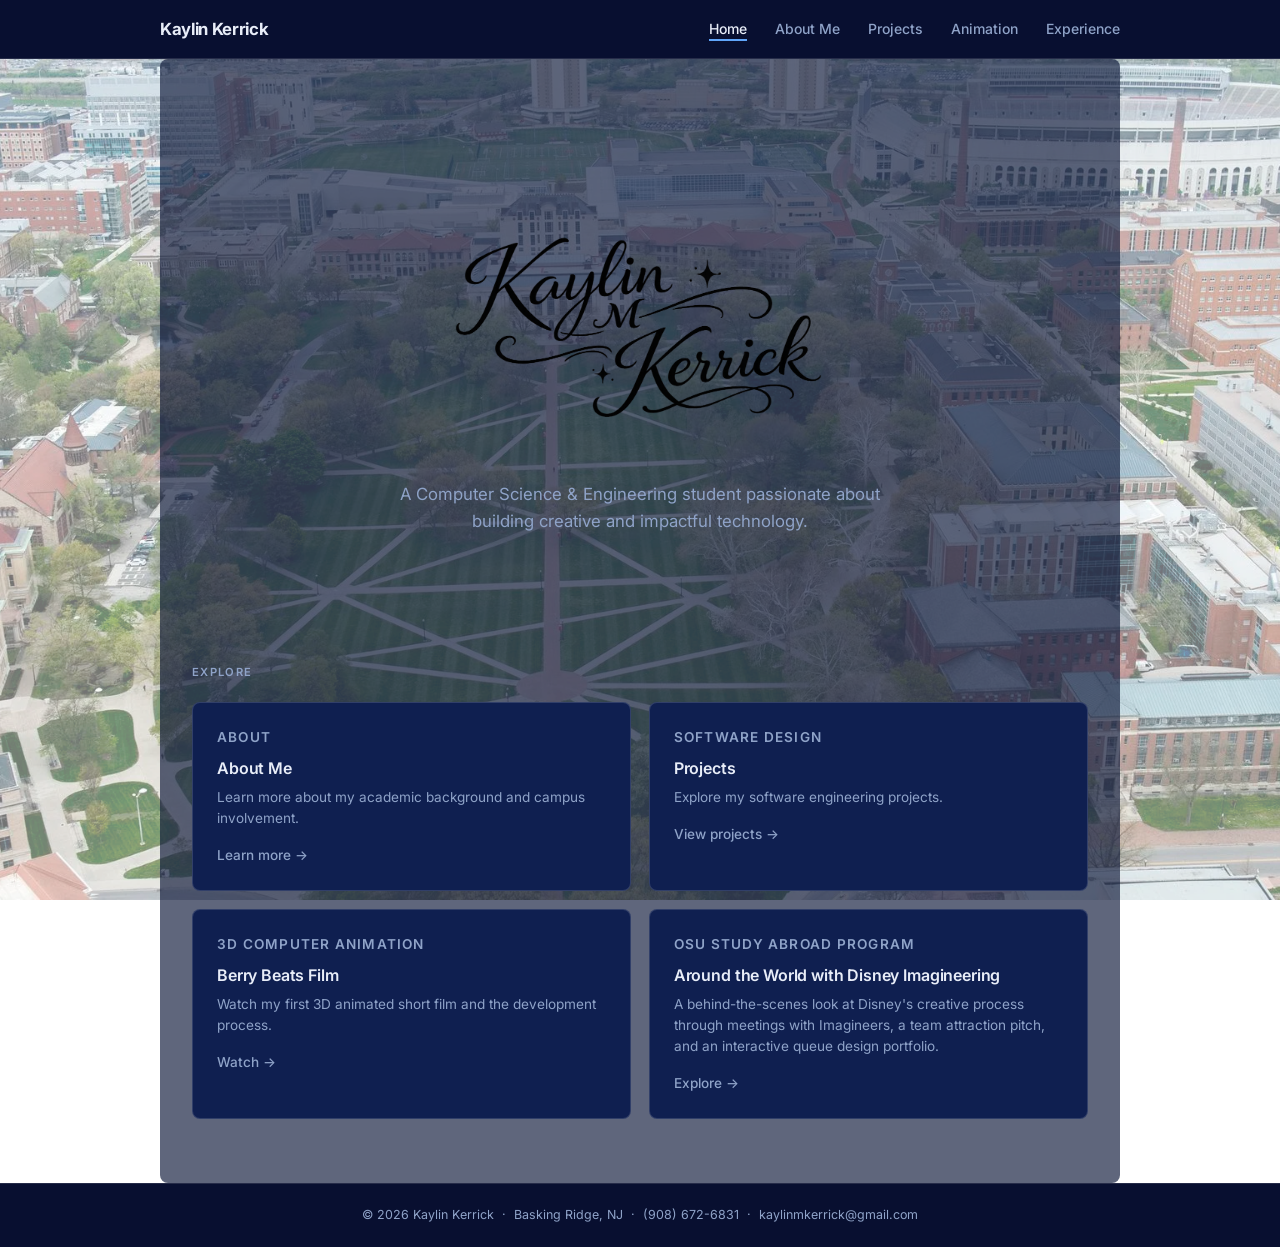
<file: index.html>
<!DOCTYPE html>
<html lang="en">
<head>
  <meta charset="UTF-8" />
  <meta name="viewport" content="width=device-width, initial-scale=1.0" />
  <title>Kaylin Kerrick</title>
  <link rel="stylesheet" href="style.css" />
</head>
<body class="home-page">

  <div class="home-bg"></div>

  <nav>
    <div class="nav-inner">
      <a class="nav-logo" href="index.html">Kaylin Kerrick</a>
      <ul class="nav-links">
        <li><a href="index.html">Home</a></li>
        <li><a href="about.html">About Me</a></li>
        <li><a href="projects.html">Projects</a></li>
        <li><a href="animation.html">Animation</a></li>
        <li><a href="experience.html">Experience</a></li>
      </ul>
    </div>
  </nav>

  <main>
    <section class="home-hero">
      <img src="images/name_logo.webp" alt="Kaylin Kerrick" style="height:250px;width:auto;margin-bottom:1.25rem;" />
      <p class="home-subtitle">A Computer Science &amp; Engineering student passionate about building creative and impactful technology.</p>
    </section>

    <p class="section-label">Explore</p>
    <div class="cards">
      <a class="card" href="about.html">
        <p class="card-tag">About</p>
        <h2>About Me</h2>
        <p>Learn more about my academic background and campus involvement.</p>
        <p class="card-arrow">Learn more →</p>
      </a>
      <a class="card" href="projects.html">
        <p class="card-tag">Software Design</p>
        <h2>Projects</h2>
        <p>Explore my software engineering projects.</p>
        <p class="card-arrow">View projects →</p>
      </a>
      <a class="card" href="animation.html">
        <p class="card-tag">3D Computer Animation</p>
        <h2>Berry Beats Film</h2>
        <p>Watch my first 3D animated short film and the development process.</p>
        <p class="card-arrow">Watch →</p>
      </a>
      <a class="card" href="disney.html">
        <p class="card-tag">OSU Study Abroad Program</p>
        <h2>Around the World with Disney Imagineering</h2>
        <p>A behind-the-scenes look at Disney's creative process through meetings with Imagineers, a team attraction pitch, and an interactive queue design portfolio.</p>
        <p class="card-arrow">Explore →</p>
      </a>
    </div>
  </main>

  <footer>
    &copy; 2026 Kaylin Kerrick &nbsp;&middot;&nbsp; Basking Ridge, NJ &nbsp;&middot;&nbsp;
    <a href="tel:9086726831">(908) 672-6831</a> &nbsp;&middot;&nbsp;
    <a href="mailto:kaylinmkerrick@gmail.com">kaylinmkerrick@gmail.com</a>
  </footer>

  <script src="script.js"></script>
</body>
</html>
</file>
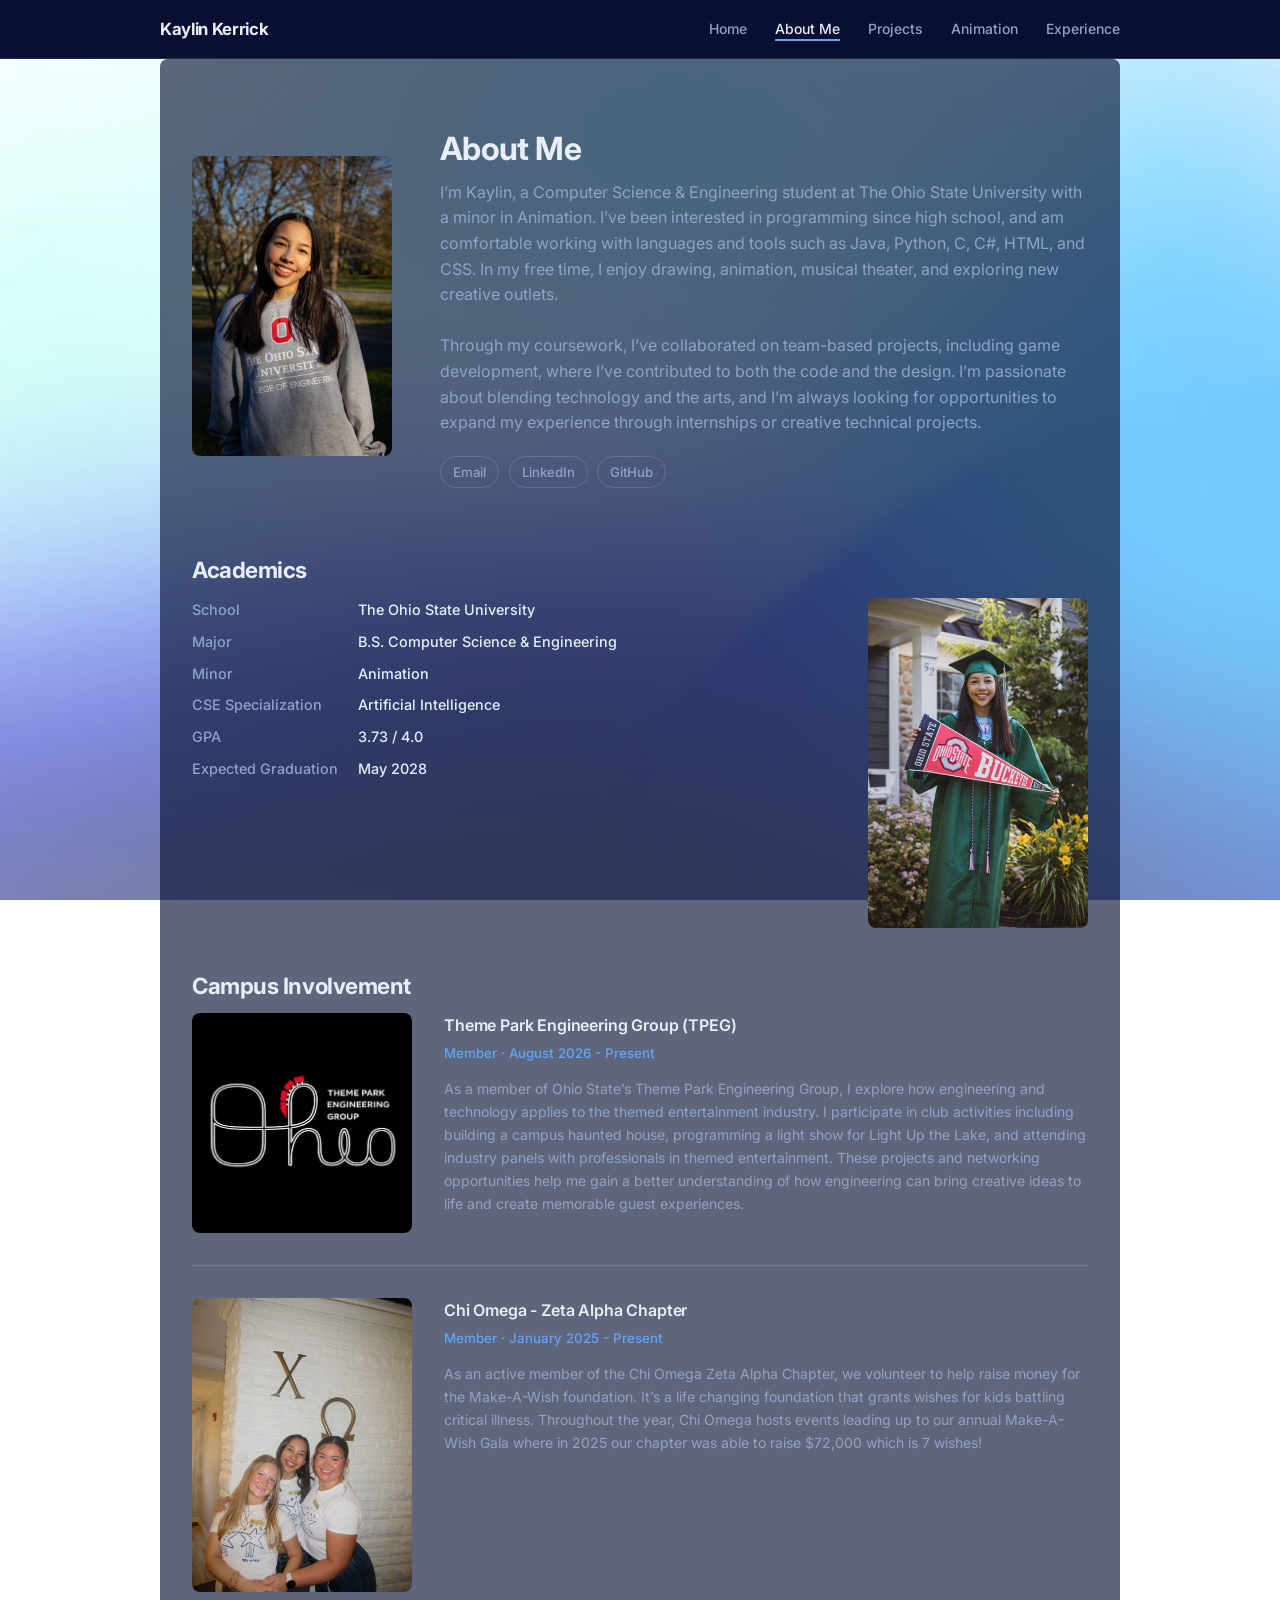
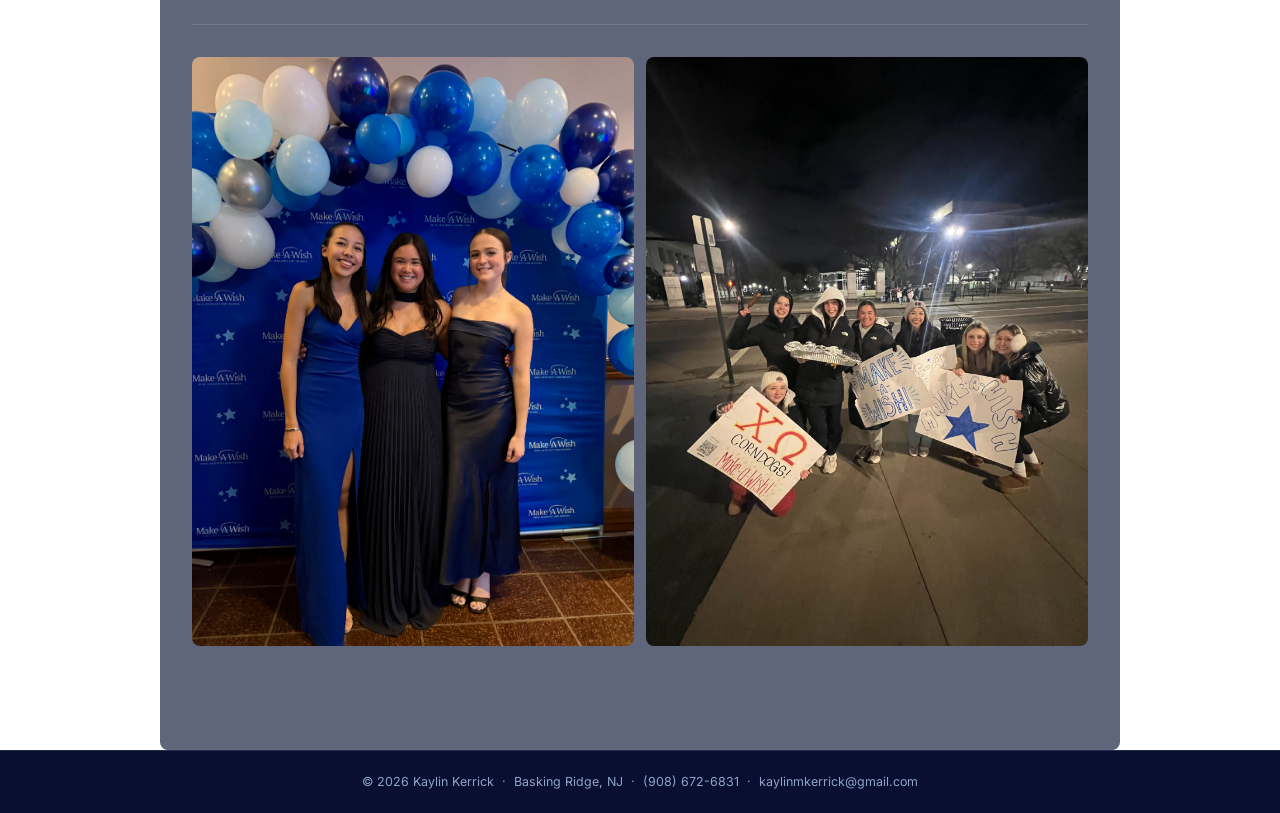
<file: about.html>
<!DOCTYPE html>
<html lang="en">
<head>
  <meta charset="UTF-8" />
  <meta name="viewport" content="width=device-width, initial-scale=1.0" />
  <title>About Me — Kaylin Kerrick</title>
  <link rel="stylesheet" href="style.css" />
</head>
<body class="inner-page">

  <div class="page-bg"></div>

  <nav>
    <div class="nav-inner">
      <a class="nav-logo" href="index.html">Kaylin Kerrick</a>
      <ul class="nav-links">
        <li><a href="index.html">Home</a></li>
        <li><a href="about.html">About Me</a></li>
        <li><a href="projects.html">Projects</a></li>
        <li><a href="animation.html">Animation</a></li>
        <li><a href="experience.html">Experience</a></li>
      </ul>
    </div>
  </nav>

  <main>
    <section class="hero">
      <div class="hero-photo-placeholder"><img class="hero-photo" src="images/headshot.JPG" alt="Kaylin Kerrick Headshot" /></div>
      <div class="hero-text">
        <h1>About Me</h1>
        <p class="tagline">I’m Kaylin, a Computer Science & Engineering student at The Ohio State University with a minor in Animation. I’ve been interested in programming since high school, and am comfortable working with languages and tools such as Java, Python, C, C#, HTML, and CSS. In my free time, I enjoy drawing, animation, musical theater, and exploring new creative outlets. 
<br><br>Through my coursework, I’ve collaborated on team-based projects, including game development, where I’ve contributed to both the code and the design. I’m passionate about blending technology and the arts, and I’m always looking for opportunities to expand my experience through internships or creative technical projects.</p>
        <div class="social-links">
          <a href="mailto:kaylinmkerrick@gmail.com">Email</a>
          <a href="https://www.linkedin.com/in/kaylin-kerrick-654739352/" target="_blank">LinkedIn</a>
          <a href="https://github.com/KaylinKerrick" target="_blank">GitHub</a>
        </div>
      </div>
    </section>

    <div class="content-section">
      <h2>Academics</h2>
      <div class="section-with-photo">
        <dl class="info-list">
          <dt>School</dt>
          <dd>The Ohio State University</dd>
          <dt>Major</dt>
          <dd>B.S. Computer Science &amp; Engineering</dd>
          <dt>Minor</dt>
          <dd>Animation</dd>
          <dt>CSE Specialization</dt>
          <dd>Artificial Intelligence</dd>
          <dt>GPA</dt>
          <dd>3.73 / 4.0</dd>
          <dt>Expected Graduation</dt>
          <dd>May 2028</dd>
        </dl>
        <div class="section-photo"><span>🖼</span><img src="images/graduation-buckeyes-flag.jpg" alt="Ridge High School Graduation" /></div>
      </div>
    </div>

    <div class="content-section">
      <h2>Campus Involvement</h2>
      <div class="involvement-block reversed">
        <a href="https://www.tpegosu.com/" target="_blank"><div class="section-photo"><span>🖼</span><img src="images/tpeg_logo.jpg" alt="Theme Park Engineering Group" /></div></a>

        <div>
          <h3>Theme Park Engineering Group (TPEG)</h3>
          <p class="role">Member · August 2026 - Present</p>
          <p>As a member of Ohio State’s Theme Park Engineering Group, I explore how engineering and technology applies to the themed entertainment industry. I participate in club activities including building a campus haunted house, programming a light show for Light Up the Lake, and attending industry panels with professionals in themed entertainment. These projects and networking opportunities help me gain a better understanding of how engineering can bring creative ideas to life and create memorable guest experiences.
</p>
        </div>
      </div>

      <div class="involvement-block reversed">
        <div class="section-photo"><span>🖼</span><img src="images/chio-philanthropy.jpg" alt="Chi Omega" /></div>

        <div>
          <h3>Chi Omega - Zeta Alpha Chapter</h3>
          <p class="role">Member · January 2025 - Present</p>
          <p>As an active member of the Chi Omega Zeta Alpha Chapter, we volunteer to help raise money for the Make-A-Wish foundation. It’s a life changing foundation that grants wishes for kids battling critical illness. Throughout the year, Chi Omega hosts events leading up to our annual Make-A-Wish Gala where in 2025 our chapter was able to raise $72,000 which is 7 wishes!</p>
        </div>
      </div>
      <div class="section-photos-row">
        <div class="section-photo"><span>🖼</span><img src="images/gala-group-pic.jpeg" alt="Gala Group Photo" /></div>
        <div class="section-photo"><span>🖼</span><img src="images/wings-for-wishes.JPEG" alt="Wings for Wishes" /></div>
      </div>
    </div>
  </main>

  <footer>
    &copy; 2026 Kaylin Kerrick &nbsp;&middot;&nbsp; Basking Ridge, NJ &nbsp;&middot;&nbsp;
    <a href="tel:9086726831">(908) 672-6831</a> &nbsp;&middot;&nbsp;
    <a href="mailto:kaylinmkerrick@gmail.com">kaylinmkerrick@gmail.com</a>
  </footer>

  <script src="script.js"></script>
</body>
</html>
</file>
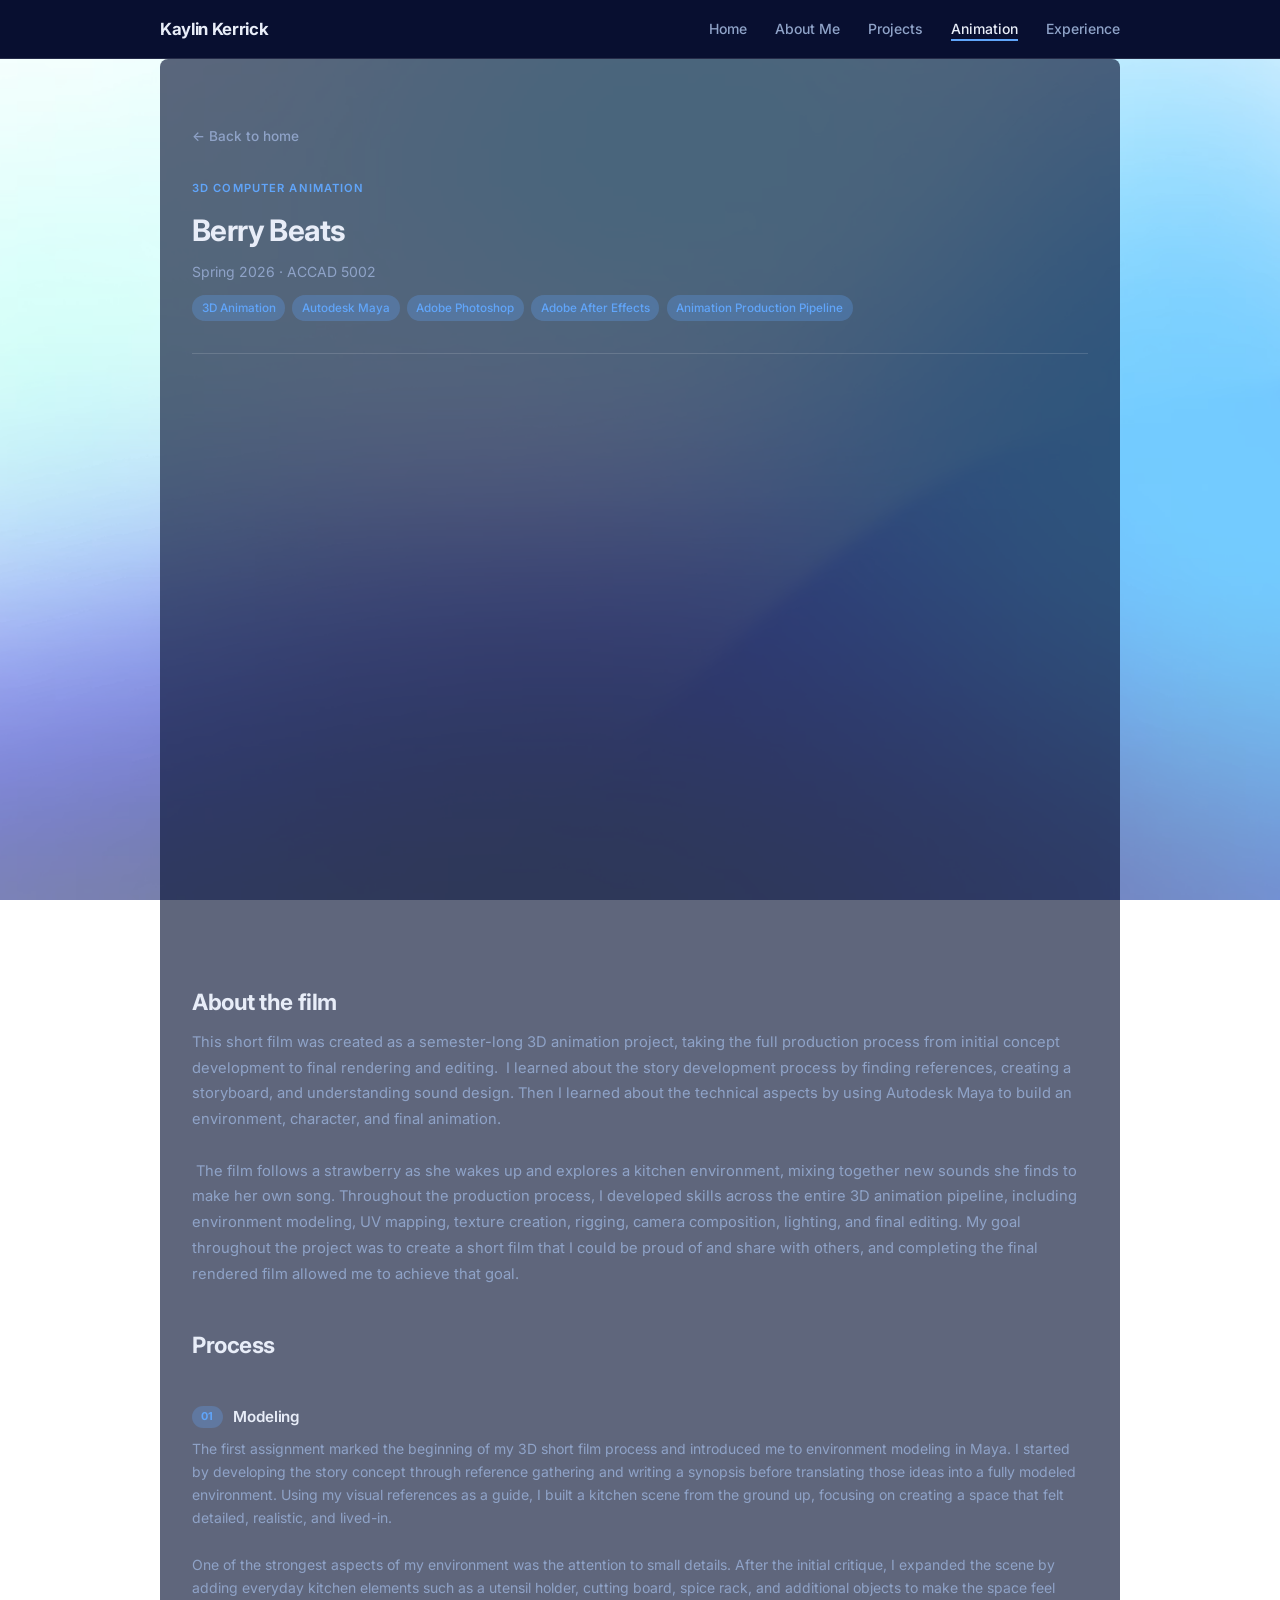
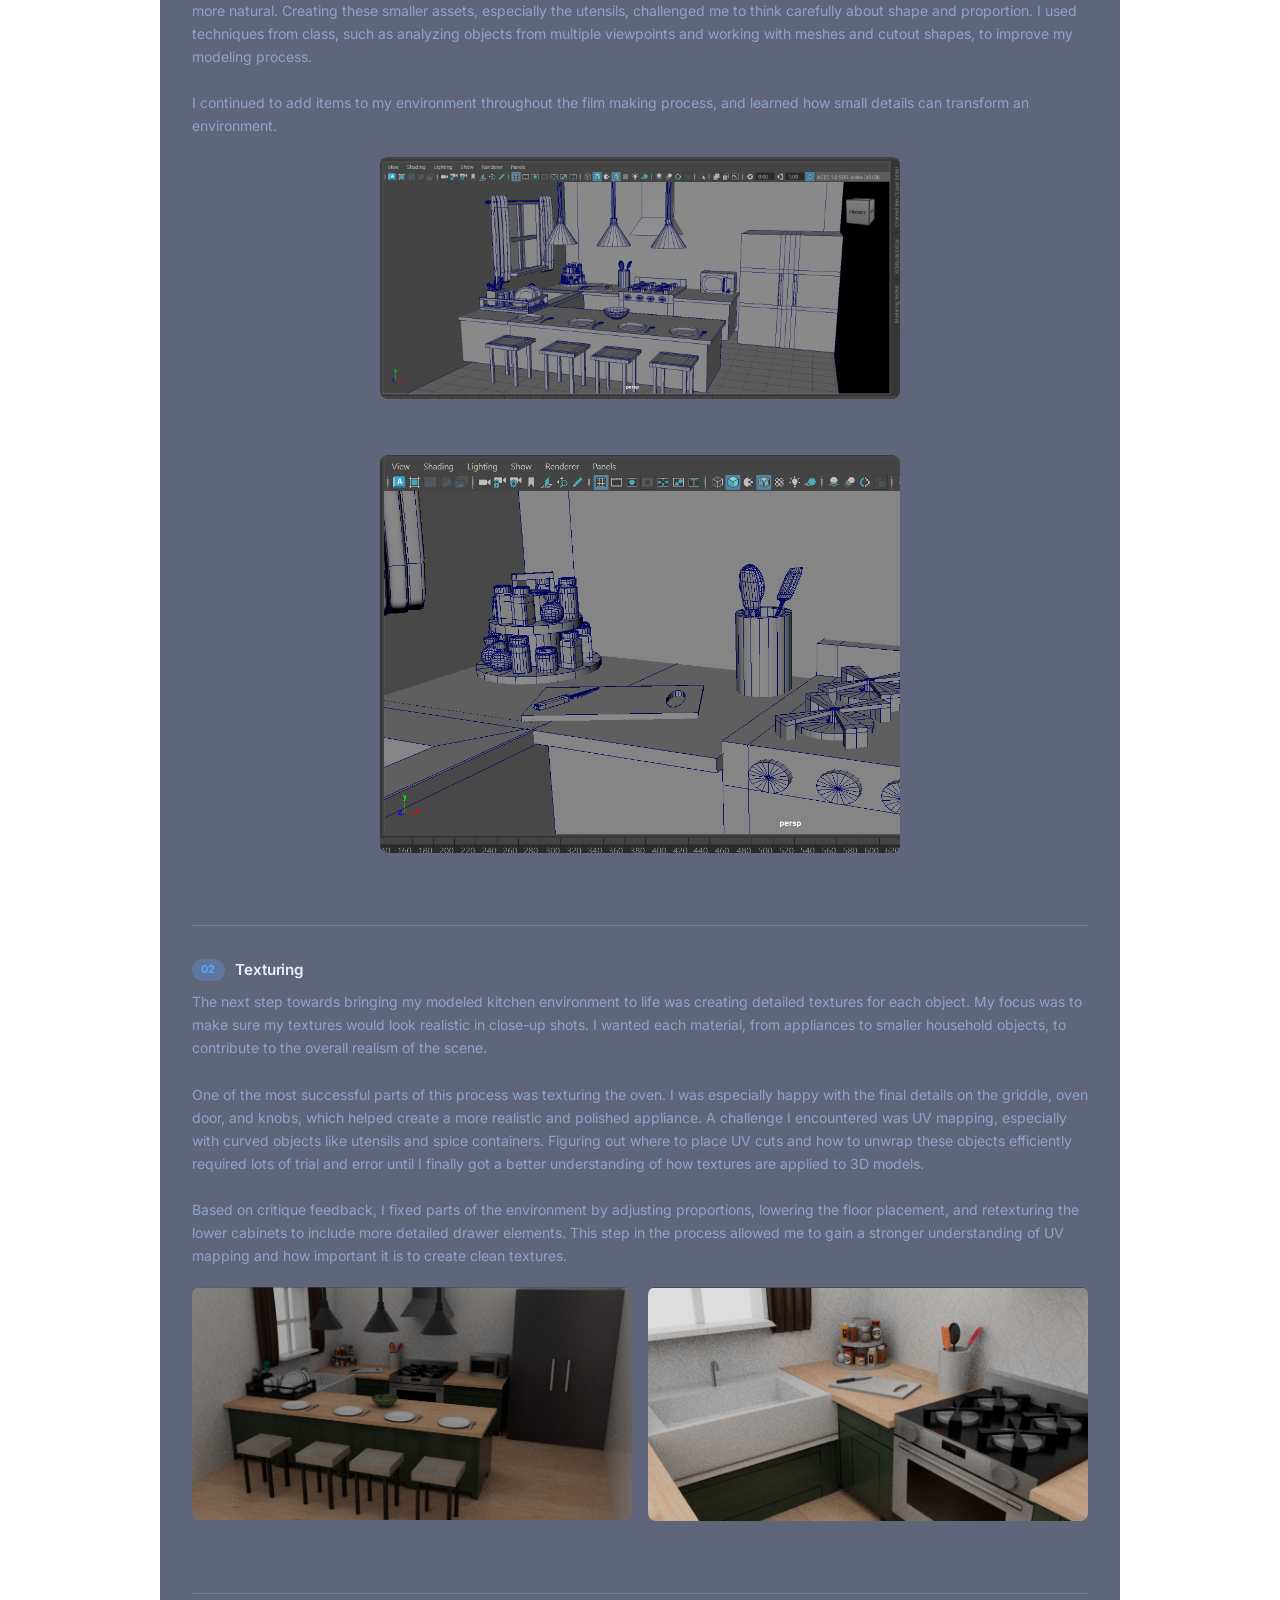
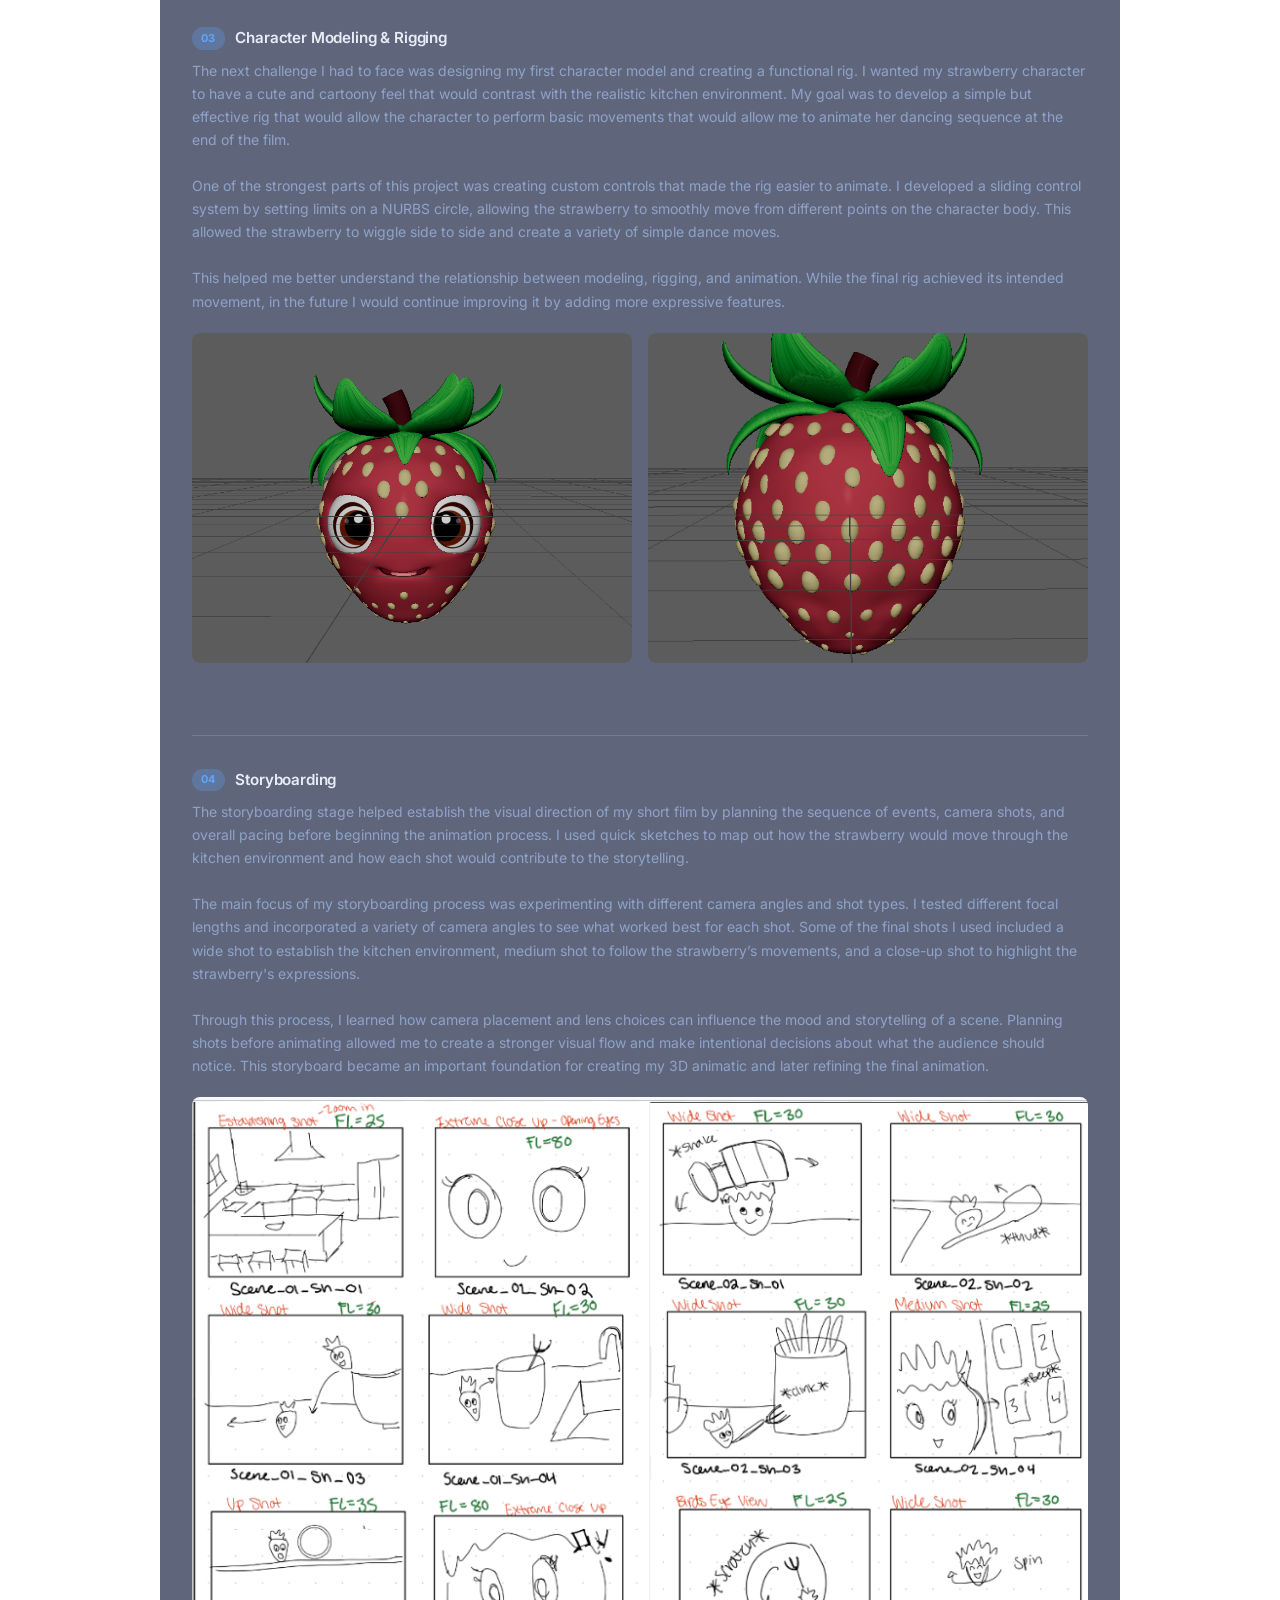
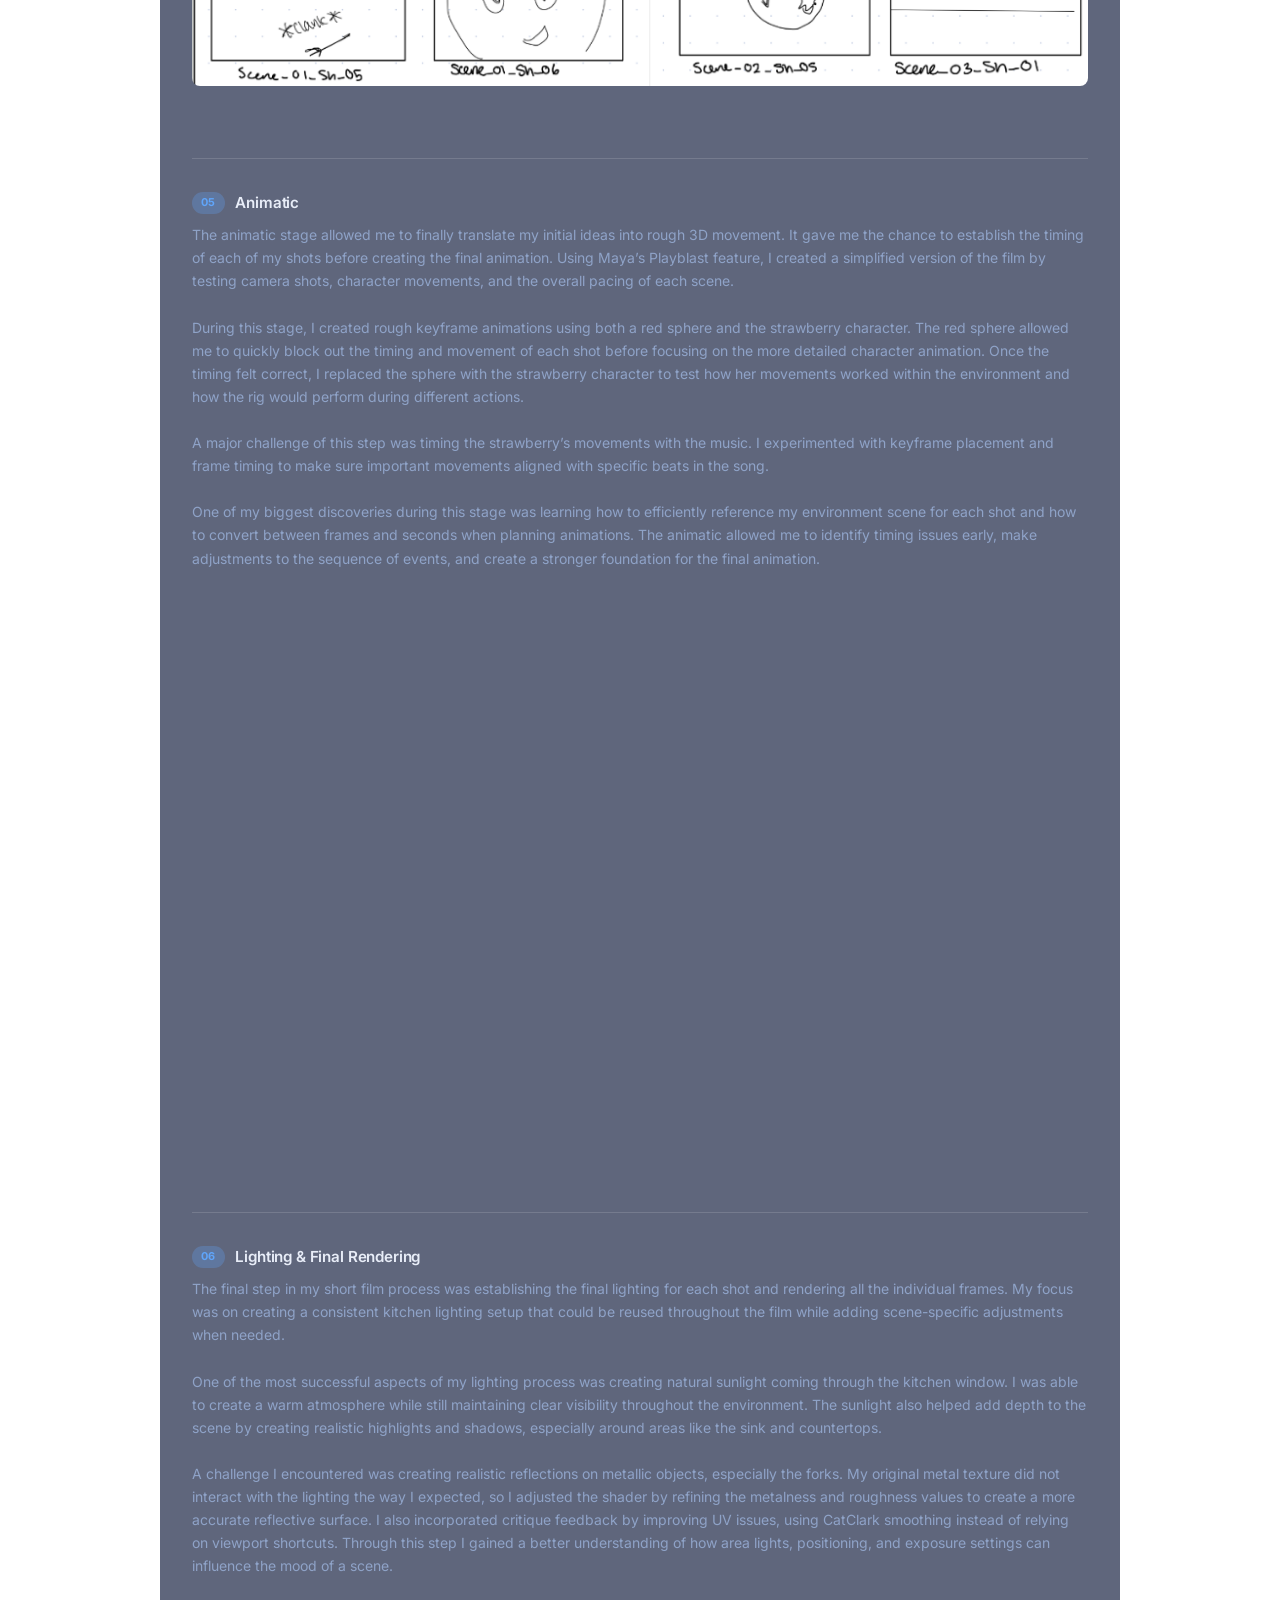
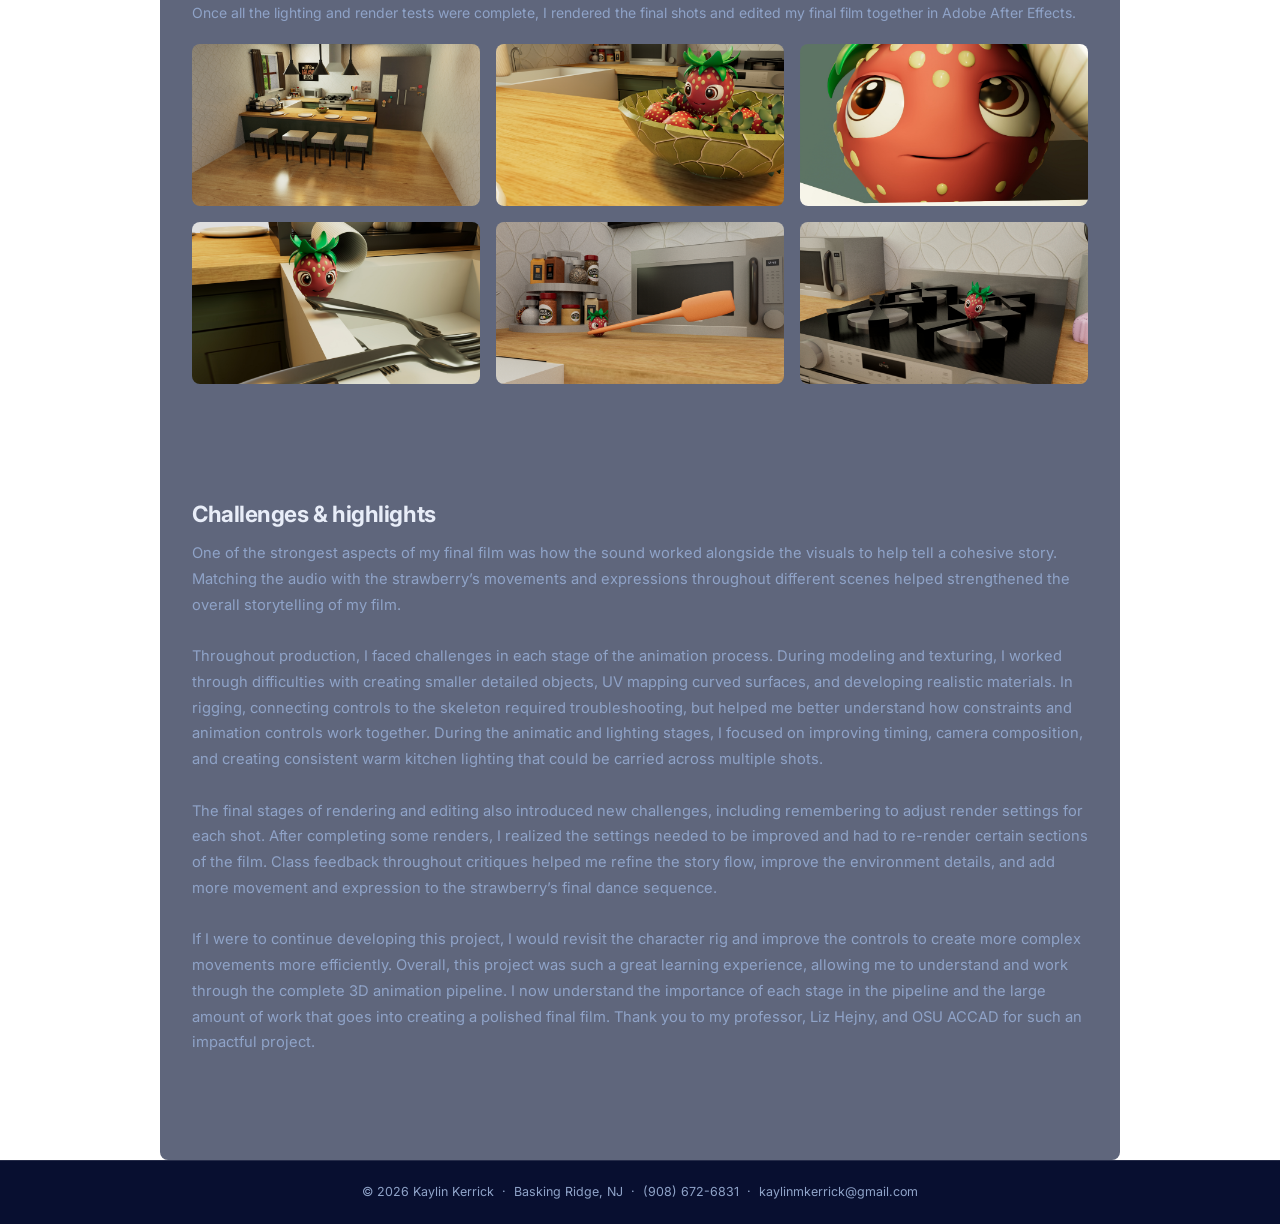
<file: animation.html>
<!DOCTYPE html>
<html lang="en">
<head>
  <meta charset="UTF-8" />
  <meta name="viewport" content="width=device-width, initial-scale=1.0" />
  <title>Animation Film — Kaylin Kerrick</title>
  <link rel="stylesheet" href="style.css" />
</head>
<body class="inner-page">

  <div class="page-bg"></div>

  <nav>
    <div class="nav-inner">
      <a class="nav-logo" href="index.html">Kaylin Kerrick</a>
      <ul class="nav-links">
        <li><a href="index.html">Home</a></li>
        <li><a href="about.html">About Me</a></li>
        <li><a href="projects.html">Projects</a></li>
        <li><a href="animation.html">Animation</a></li>
        <li><a href="experience.html">Experience</a></li>
      </ul>
    </div>
  </nav>

  <main>
    <a class="back-link" href="index.html">← Back to home</a>

    <div class="page-header">
      <p class="page-tag">3D Computer Animation</p>
      <h1>Berry Beats</h1>
      <p class="meta">Spring 2026 · ACCAD 5002</p>
      <div class="tags">
        <span class="tag">3D Animation</span>
        <span class="tag">Autodesk Maya</span>
        <span class="tag">Adobe Photoshop</span>
        <span class="tag">Adobe After Effects</span>
        <span class="tag">Animation Production Pipeline</span>
      </div>
    </div>

    <!-- To embed a YouTube/Vimeo video, replace the div below with an iframe:
         <iframe width="100%" style="aspect-ratio:16/9;border-radius:8px;border:none;margin-bottom:2.5rem;"
           src="https://youtu.be/WHAEVA1qcGc" allowfullscreen></iframe>
    -->
    <div class="media-placeholder">
      <span>▶</span>
      <iframe width="100%" style="aspect-ratio:16/9;border-radius:8px;border:none;margin-bottom:2.5rem;"
           src="https://player.vimeo.com/video/1186600571?autoplay=1&muted=1" allowfullscreen></iframe>
    </div>

    <div class="content-section">
      <h2>About the film</h2>
      <p>This short film was created as a semester-long 3D animation project, taking the full production process from initial concept development to final rendering and editing.  I learned about the story development process by finding references, creating a storyboard, and understanding sound design. Then I learned about the technical aspects by using Autodesk Maya to build an environment, character, and final animation. <br><br> The film follows a strawberry as she wakes up and explores a kitchen environment, mixing together new sounds she finds to make her own song. Throughout the production process, I developed skills across the entire 3D animation pipeline, including environment modeling, UV mapping, texture creation, rigging, camera composition, lighting, and final editing. My goal throughout the project was to create a short film that I could be proud of and share with others, and completing the final rendered film allowed me to achieve that goal.
</p>
    </div>

    <div class="content-section">
      <h2>Process</h2>
      <div class="process-steps">

        <div class="process-step">
          <h3 class="process-step-title"><span class="step-num">01</span> Modeling</h3>
          <p>The first assignment marked the beginning of my 3D short film process and introduced me to environment modeling in Maya. I started by developing the story concept through reference gathering and writing a synopsis before translating those ideas into a fully modeled environment. Using my visual references as a guide, I built a kitchen scene from the ground up, focusing on creating a space that felt detailed, realistic, and lived-in.<br><br>One of the strongest aspects of my environment was the attention to small details. After the initial critique, I expanded the scene by adding everyday kitchen elements such as a utensil holder, cutting board, spice rack, and additional objects to make the space feel more natural. Creating these smaller assets, especially the utensils, challenged me to think carefully about shape and proportion. I used techniques from class, such as analyzing objects from multiple viewpoints and working with meshes and cutout shapes, to improve my modeling process.<br><br>I continued to add items to my environment throughout the film making process, and learned how small details can transform an environment.</p>
          <div style="display:flex;flex-direction:column;gap:1rem;max-width:520px;margin:0 auto;">
            <div class="media-placeholder"><span>🖼</span><img src="images/modeling1.png" alt="Modeling Image 1" /></div>
            <div class="media-placeholder"><span>🖼</span><img src="images/modeling2.png" alt="Modeling Image 2" /></div>
          </div>
        </div>

        <div class="process-step">
          <h3 class="process-step-title"><span class="step-num">02</span> Texturing</h3>
          <p>The next step towards bringing my modeled kitchen environment to life was creating detailed textures for each object. My focus was to make sure my textures would look realistic in close-up shots. I wanted each material, from appliances to smaller household objects, to contribute to the overall realism of the scene.<br><br>One of the most successful parts of this process was texturing the oven. I was especially happy with the final details on the griddle, oven door, and knobs, which helped create a more realistic and polished appliance. A challenge I encountered was UV mapping, especially with curved objects like utensils and spice containers. Figuring out where to place UV cuts and how to unwrap these objects efficiently required lots of trial and error until I finally got a better understanding of how textures are applied to 3D models.<br><br>Based on critique feedback, I fixed parts of the environment by adjusting proportions, lowering the floor placement, and retexturing the lower cabinets to include more detailed drawer elements. This step in the process allowed me to gain a stronger understanding of UV mapping and how important it is to create clean textures.</p>
          <div class="img-grid">
            <div class="media-placeholder"><span>🖼</span><img src="images/texturing1.png" alt="Texturing Image 1" /></div>
            <div class="media-placeholder"><span>🖼</span><img src="images/texturing2.png" alt="Texturing Image 2" /></div>
          </div>
        </div>

        <div class="process-step">
          <h3 class="process-step-title"><span class="step-num">03</span> Character Modeling &amp; Rigging</h3>
          <p>The next challenge I had to face was designing my first character model and creating a functional rig. I wanted my strawberry character to have a cute and cartoony feel that would contrast with the realistic kitchen environment. My goal was to develop a simple but effective rig that would allow the character to perform basic movements that would allow me to animate her dancing sequence at the end of the film.<br><br>One of the strongest parts of this project was creating custom controls that made the rig easier to animate. I developed a sliding control system by setting limits on a NURBS circle, allowing the strawberry to smoothly move from different points on the character body. This allowed the strawberry to wiggle side to side and create a variety of simple dance moves.<br><br>This helped me better understand the relationship between modeling, rigging, and animation. While the final rig achieved its intended movement, in the future I would continue improving it by adding more expressive features.</p>
          <div class="img-grid">
            <div class="media-placeholder"><span>🖼</span><img src="images/character1.png" alt="Character Image 1" style="width:100%;aspect-ratio:4/3;object-fit:cover;" /></div>
            <div class="media-placeholder"><span>🖼</span><img src="images/character2.png" alt="Character Image 2" style="width:100%;aspect-ratio:4/3;object-fit:cover;" /></div>
          </div>
        </div>

        <div class="process-step">
          <h3 class="process-step-title"><span class="step-num">04</span> Storyboarding</h3>
          <p>The storyboarding stage helped establish the visual direction of my short film by planning the sequence of events, camera shots, and overall pacing before beginning the animation process. I used quick sketches to map out how the strawberry would move through the kitchen environment and how each shot would contribute to the storytelling.<br><br>The main focus of my storyboarding process was experimenting with different camera angles and shot types. I tested different focal lengths and incorporated a variety of camera angles to see what worked best for each shot. Some of the final shots I used included a wide shot to establish the kitchen environment, medium shot to follow the strawberry’s movements, and a close-up shot to highlight the strawberry's expressions.<br><br>Through this process, I learned how camera placement and lens choices can influence the mood and storytelling of a scene. Planning shots before animating allowed me to create a stronger visual flow and make intentional decisions about what the audience should notice. This storyboard became an important foundation for creating my 3D animatic and later refining the final animation.</p>
          <div class="media-placeholder">
            <span>🖼</span><img src="images/storyboarding.png" alt="Storyboarding Image" />
          </div>
        </div>

        <div class="process-step">
          <h3 class="process-step-title"><span class="step-num">05</span> Animatic</h3>
          <p>The animatic stage allowed me to finally translate my initial ideas into rough 3D movement. It gave me the chance to establish the timing of each of my shots before creating the final animation. Using Maya’s Playblast feature, I created a simplified version of the film by testing camera shots, character movements, and the overall pacing of each scene.<br><br>During this stage, I created rough keyframe animations using both a red sphere and the strawberry character. The red sphere allowed me to quickly block out the timing and movement of each shot before focusing on the more detailed character animation. Once the timing felt correct, I replaced the sphere with the strawberry character to test how her movements worked within the environment and how the rig would perform during different actions.<br><br>A major challenge of this step was timing the strawberry’s movements with the music. I experimented with keyframe placement and frame timing to make sure important movements aligned with specific beats in the song.<br><br>One of my biggest discoveries during this stage was learning how to efficiently reference my environment scene for each shot and how to convert between frames and seconds when planning animations. The animatic allowed me to identify timing issues early, make adjustments to the sequence of events, and create a stronger foundation for the final animation.</p>
          <div class="media-placeholder">
            <span>▶</span>
            <iframe width="100%" style="aspect-ratio:16/9;border-radius:8px;border:none;margin-bottom:2.5rem;"
           src="https://www.youtube.com/embed/WHAEVA1qcGc" allowfullscreen></iframe>
          </div>
        </div>

        <div class="process-step">
          <h3 class="process-step-title"><span class="step-num">06</span> Lighting &amp; Final Rendering</h3>
          <p>The final step in my short film process was establishing the final lighting for each shot and rendering all the individual frames. My focus was on creating a consistent kitchen lighting setup that could be reused throughout the film while adding scene-specific adjustments when needed.<br><br>One of the most successful aspects of my lighting process was creating natural sunlight coming through the kitchen window. I was able to create a warm atmosphere while still maintaining clear visibility throughout the environment. The sunlight also helped add depth to the scene by creating realistic highlights and shadows, especially around areas like the sink and countertops.<br><br>A challenge I encountered was creating realistic reflections on metallic objects, especially the forks. My original metal texture did not interact with the lighting the way I expected, so I adjusted the shader by refining the metalness and roughness values to create a more accurate reflective surface. I also incorporated critique feedback by improving UV issues, using CatClark smoothing instead of relying on viewport shortcuts. Through this step I gained a better understanding of how area lights, positioning, and exposure settings can influence the mood of a scene.<br><br>Once all the lighting and render tests were complete, I rendered the final shots and edited my final film together in Adobe After Effects.</p>
          <div class="img-grid cols-3">
            <div class="media-placeholder"><span>🖼</span><img src="images/rendering1.jpg" alt="Rendering Image 1" /></div>
            <div class="media-placeholder"><span>🖼</span><img src="images/rendering2.jpg" alt="Rendering Image 2" /></div>
            <div class="media-placeholder"><span>🖼</span><img src="images/rendering3.jpg" alt="Rendering Image 3" /></div>
            <div class="media-placeholder"><span>🖼</span><img src="images/rendering4.jpg" alt="Rendering Image 4" /></div>
            <div class="media-placeholder"><span>🖼</span><img src="images/rendering5.jpg" alt="Rendering Image 5" /></div>
            <div class="media-placeholder"><span>🖼</span><img src="images/rendering6.jpg" alt="Rendering Image 6" /></div>
          </div>
        </div>

      </div>
    </div>

    <div class="content-section">
      <h2>Challenges &amp; highlights</h2>
      <p>One of the strongest aspects of my final film was how the sound worked alongside the visuals to help tell a cohesive story. Matching the audio with the strawberry’s movements and expressions throughout different scenes helped strengthened the overall storytelling of my film.<br><br> Throughout production, I faced challenges in each stage of the animation process. During modeling and texturing, I worked through difficulties with creating smaller detailed objects, UV mapping curved surfaces, and developing realistic materials. In rigging, connecting controls to the skeleton required troubleshooting, but helped me better understand how constraints and animation controls work together. During the animatic and lighting stages, I focused on improving timing, camera composition, and creating consistent warm kitchen lighting that could be carried across multiple shots.<br><br>The final stages of rendering and editing also introduced new challenges, including remembering to adjust render settings for each shot. After completing some renders, I realized the settings needed to be improved and had to re-render certain sections of the film. Class feedback throughout critiques helped me refine the story flow, improve the environment details, and add more movement and expression to the strawberry’s final dance sequence.<br><br>If I were to continue developing this project, I would revisit the character rig and improve the controls to create more complex movements more efficiently. Overall, this project was such a great learning experience, allowing me to understand and work through the complete 3D animation pipeline. I now understand the importance of each stage in the pipeline and the large amount of work that goes into creating a polished final film. Thank you to my professor, Liz Hejny, and OSU ACCAD for such an impactful project.</p>
    </div>
  </main>

  <footer>
    &copy; 2026 Kaylin Kerrick &nbsp;&middot;&nbsp; Basking Ridge, NJ &nbsp;&middot;&nbsp;
    <a href="tel:9086726831">(908) 672-6831</a> &nbsp;&middot;&nbsp;
    <a href="mailto:kaylinmkerrick@gmail.com">kaylinmkerrick@gmail.com</a>
  </footer>

  <script src="script.js"></script>
</body>
</html>
</file>
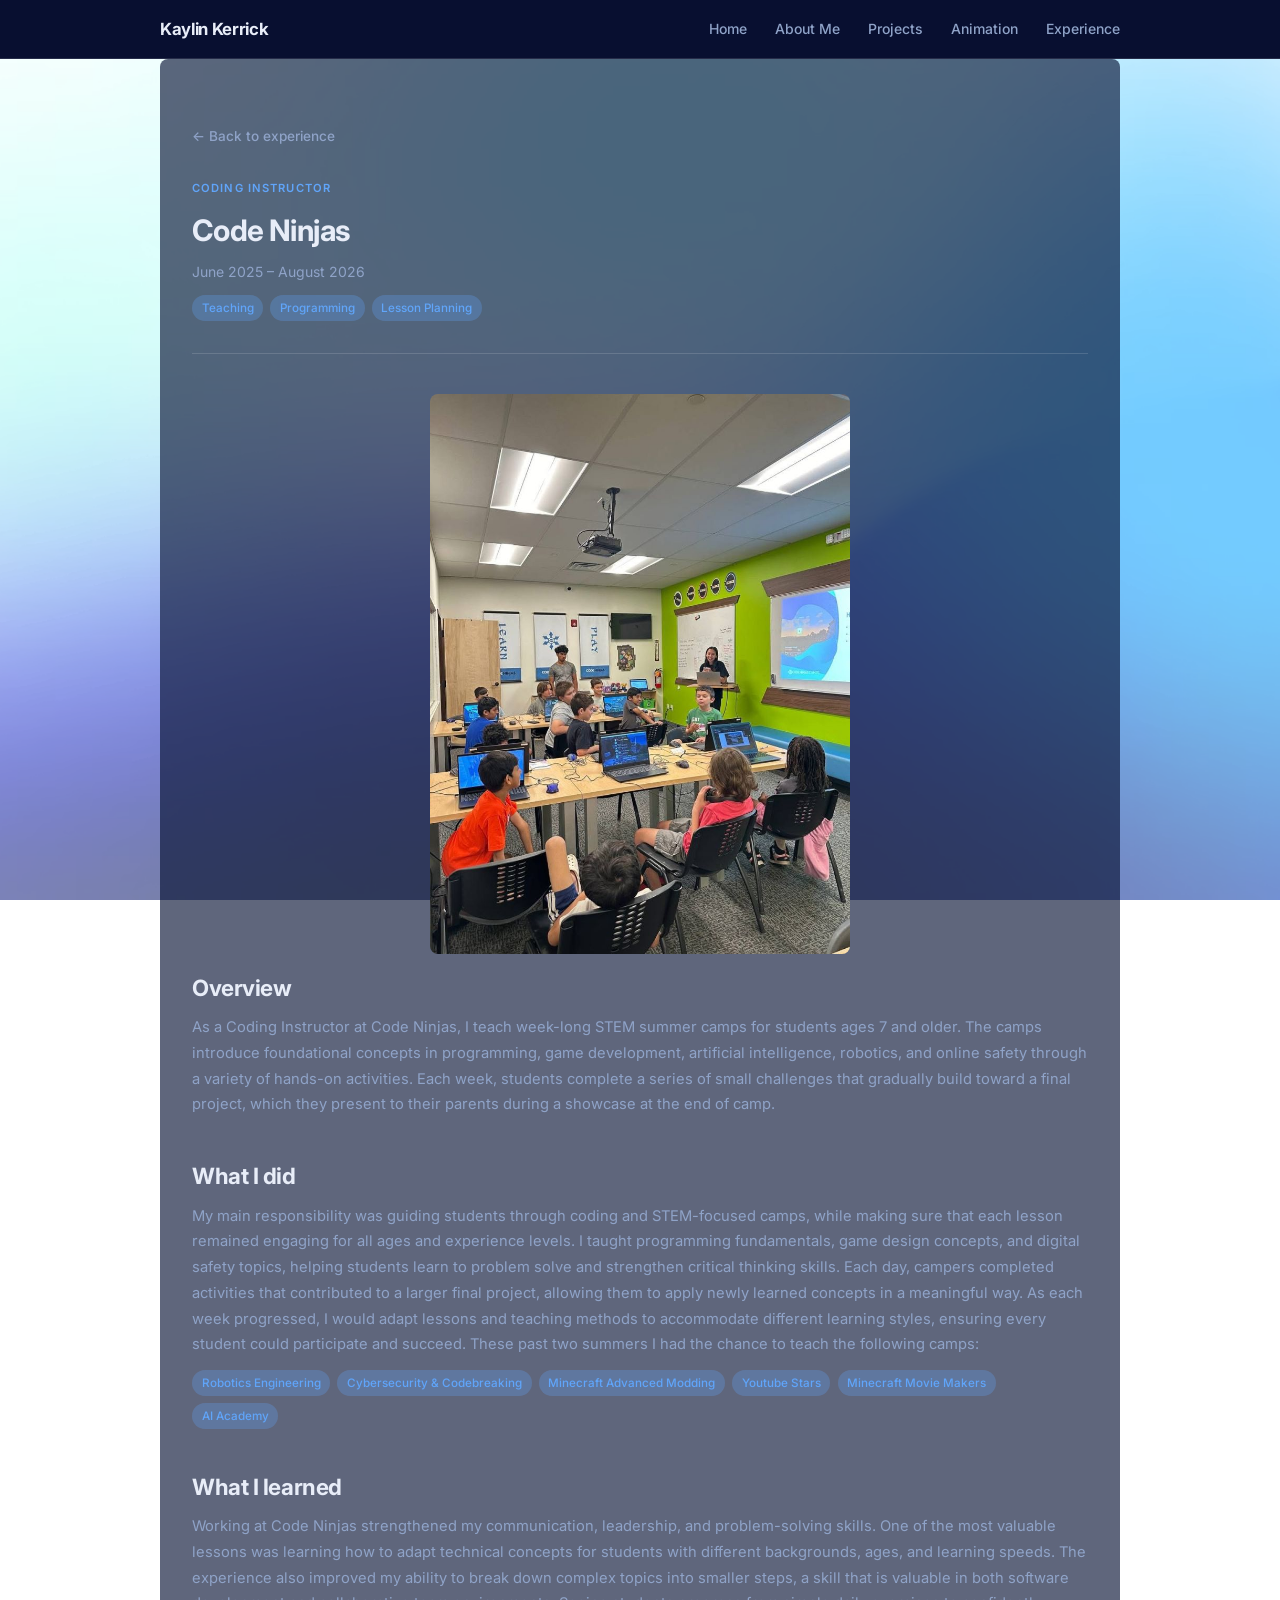
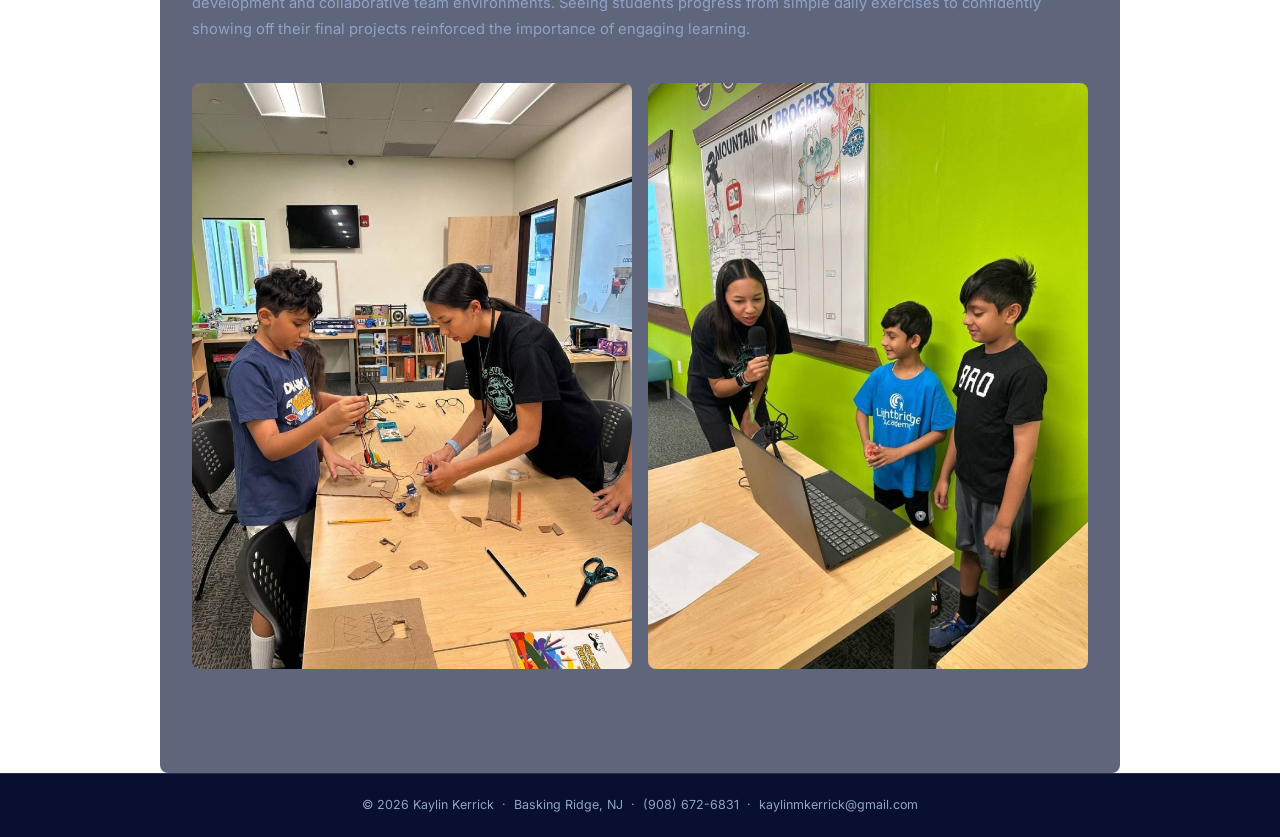
<file: code-ninjas.html>
<!DOCTYPE html>
<html lang="en">
<head>
  <meta charset="UTF-8" />
  <meta name="viewport" content="width=device-width, initial-scale=1.0" />
  <title>Code Ninjas — Kaylin Kerrick</title>
  <link rel="stylesheet" href="style.css" />
</head>
<body class="inner-page">

  <div class="page-bg"></div>

  <nav>
    <div class="nav-inner">
      <a class="nav-logo" href="index.html">Kaylin Kerrick</a>
      <ul class="nav-links">
        <li><a href="index.html">Home</a></li>
        <li><a href="about.html">About Me</a></li>
        <li><a href="projects.html">Projects</a></li>
        <li><a href="animation.html">Animation</a></li>
        <li><a href="experience.html">Experience</a></li>
      </ul>
    </div>
  </nav>

  <main>
    <a class="back-link" href="experience.html">← Back to experience</a>

    <div class="page-header">
      <p class="page-tag">Coding Instructor</p>
      <h1>Code Ninjas</h1>
      <p class="meta">June 2025 – August 2026</p>
      <div class="tags">
        <span class="tag">Teaching</span>
        <span class="tag">Programming</span>
        <span class="tag">Lesson Planning</span>
      </div>
    </div>

    <div class="img-featured">
      <img src="images/code-ninjas-teaching.jpg" alt="Teaching at Code Ninjas" style="max-width:420px;width:100%;border-radius:8px;" />
    </div>

    <div class="content-section">
      <h2>Overview</h2>
      <p>As a Coding Instructor at Code Ninjas, I teach week-long STEM summer camps for students ages 7 and older. The camps introduce foundational concepts in programming, game development, artificial intelligence, robotics, and online safety through a variety of hands-on activities. Each week, students complete a series of small challenges that gradually build toward a final project, which they present to their parents during a showcase at the end of camp. 
</p>
    </div>

    <div class="content-section">
      <h2>What I did</h2>
      <p>My main responsibility was guiding students through coding and STEM-focused camps, while making sure that each lesson remained engaging for all ages and experience levels. I taught programming fundamentals, game design concepts, and digital safety topics, helping students learn to problem solve and strengthen critical thinking skills. Each day, campers completed activities that contributed to a larger final project, allowing them to apply newly learned concepts in a meaningful way. As each week progressed, I would adapt lessons and teaching methods to accommodate different learning styles, ensuring every student could participate and succeed. These past two summers I had the chance to teach the following camps:
</p>
    <div class="tags" style="margin-top:0.75rem;">
        <span class="tag">Robotics Engineering</span>
        <span class="tag">Cybersecurity &amp; Codebreaking</span>
        <span class="tag">Minecraft Advanced Modding</span>
        <span class="tag">Youtube Stars</span>
        <span class="tag">Minecraft Movie Makers</span>
        <span class="tag">AI Academy</span>
      </div>
    </div>

    <div class="content-section">
      <h2>What I learned</h2>
      <p>Working at Code Ninjas strengthened my communication, leadership, and problem-solving skills. One of the most valuable lessons was learning how to adapt technical concepts for students with different backgrounds, ages, and learning speeds. The experience also improved my ability to break down complex topics into smaller steps, a skill that is valuable in both software development and collaborative team environments. Seeing students progress from simple daily exercises to confidently showing off their final projects reinforced the importance of engaging learning.</p>
    </div>

    <div class="img-grid">
      <div class="media-placeholder"><span>🖼</span><img src="images/code-ninjas-craft.jpg" alt="Making Robots" /></div>
      <div class="media-placeholder"><span>🖼</span><img src="images/code-ninjas-mic.jpg" alt="Filming Movies" /></div>
    </div>
  </main>

  <footer>
    &copy; 2026 Kaylin Kerrick &nbsp;&middot;&nbsp; Basking Ridge, NJ &nbsp;&middot;&nbsp;
    <a href="tel:9086726831">(908) 672-6831</a> &nbsp;&middot;&nbsp;
    <a href="mailto:kaylinmkerrick@gmail.com">kaylinmkerrick@gmail.com</a>
  </footer>

  <script src="script.js"></script>
</body>
</html>
</file>
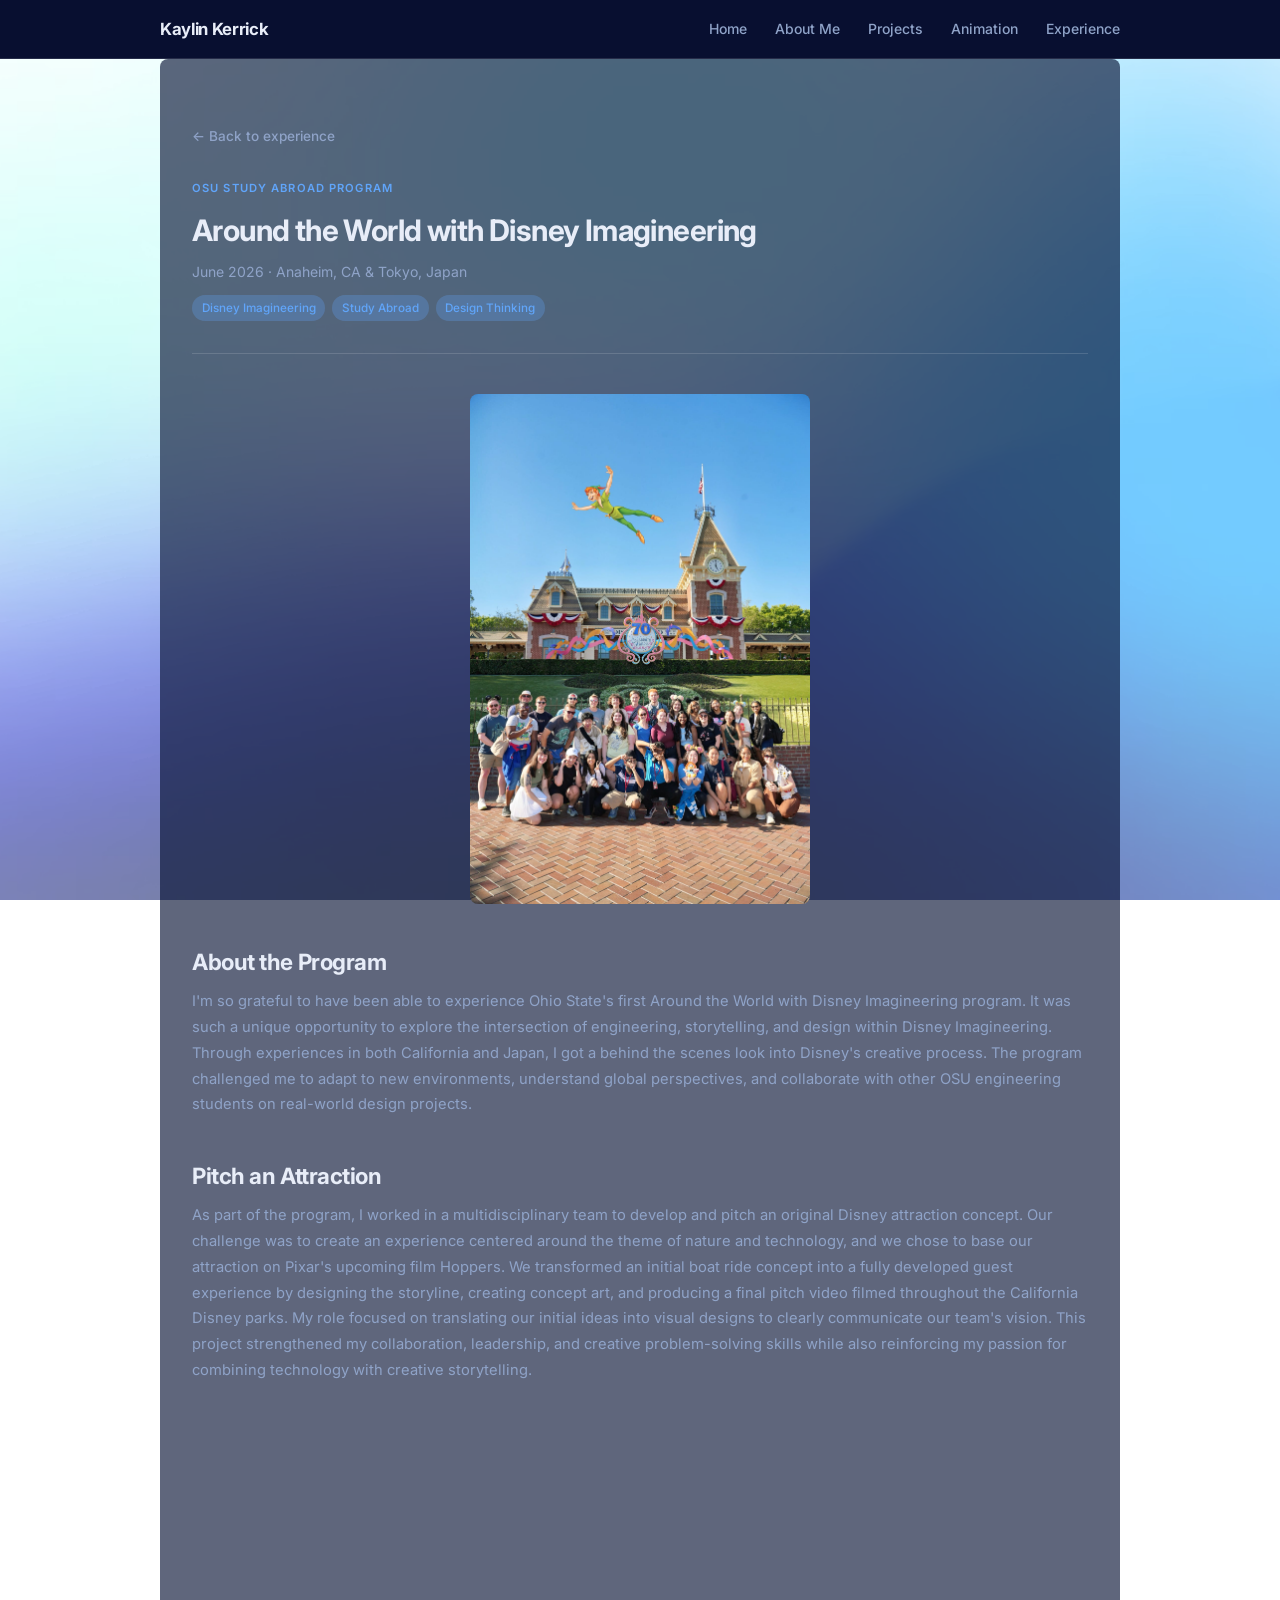
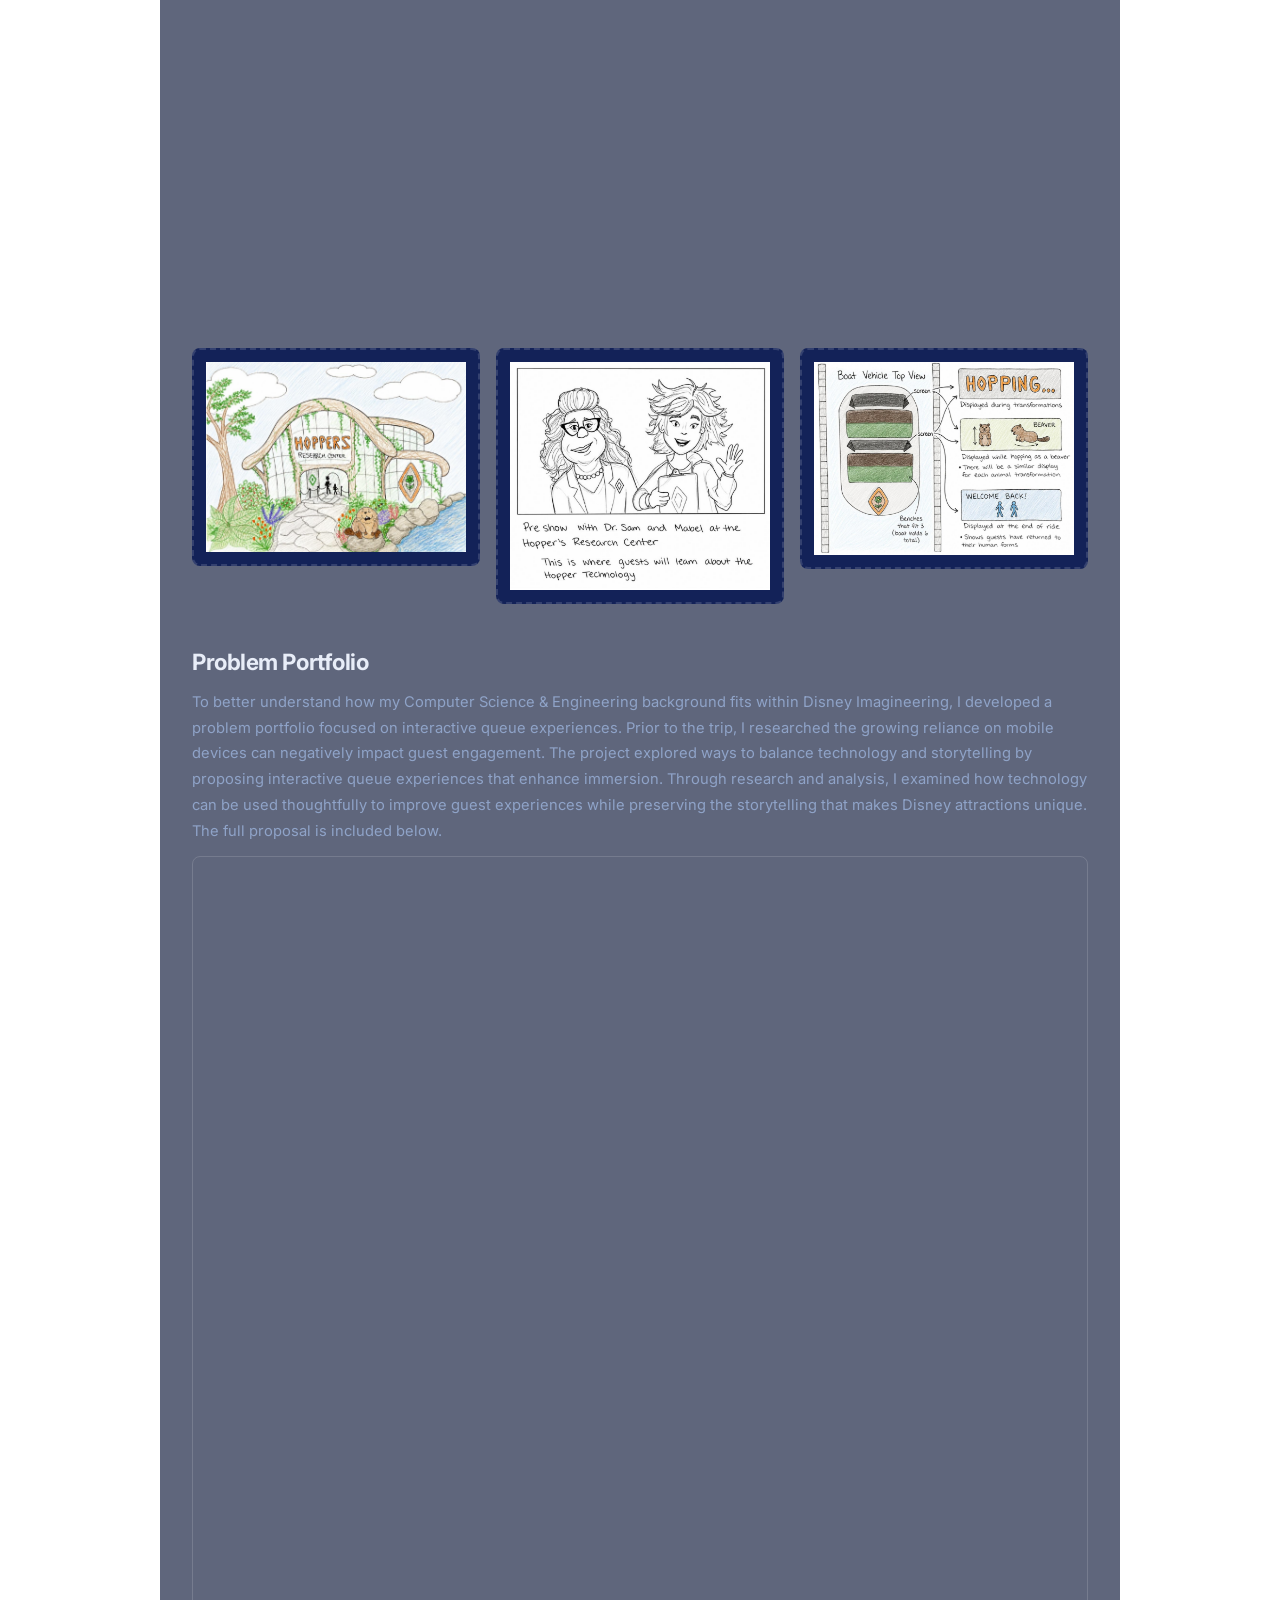
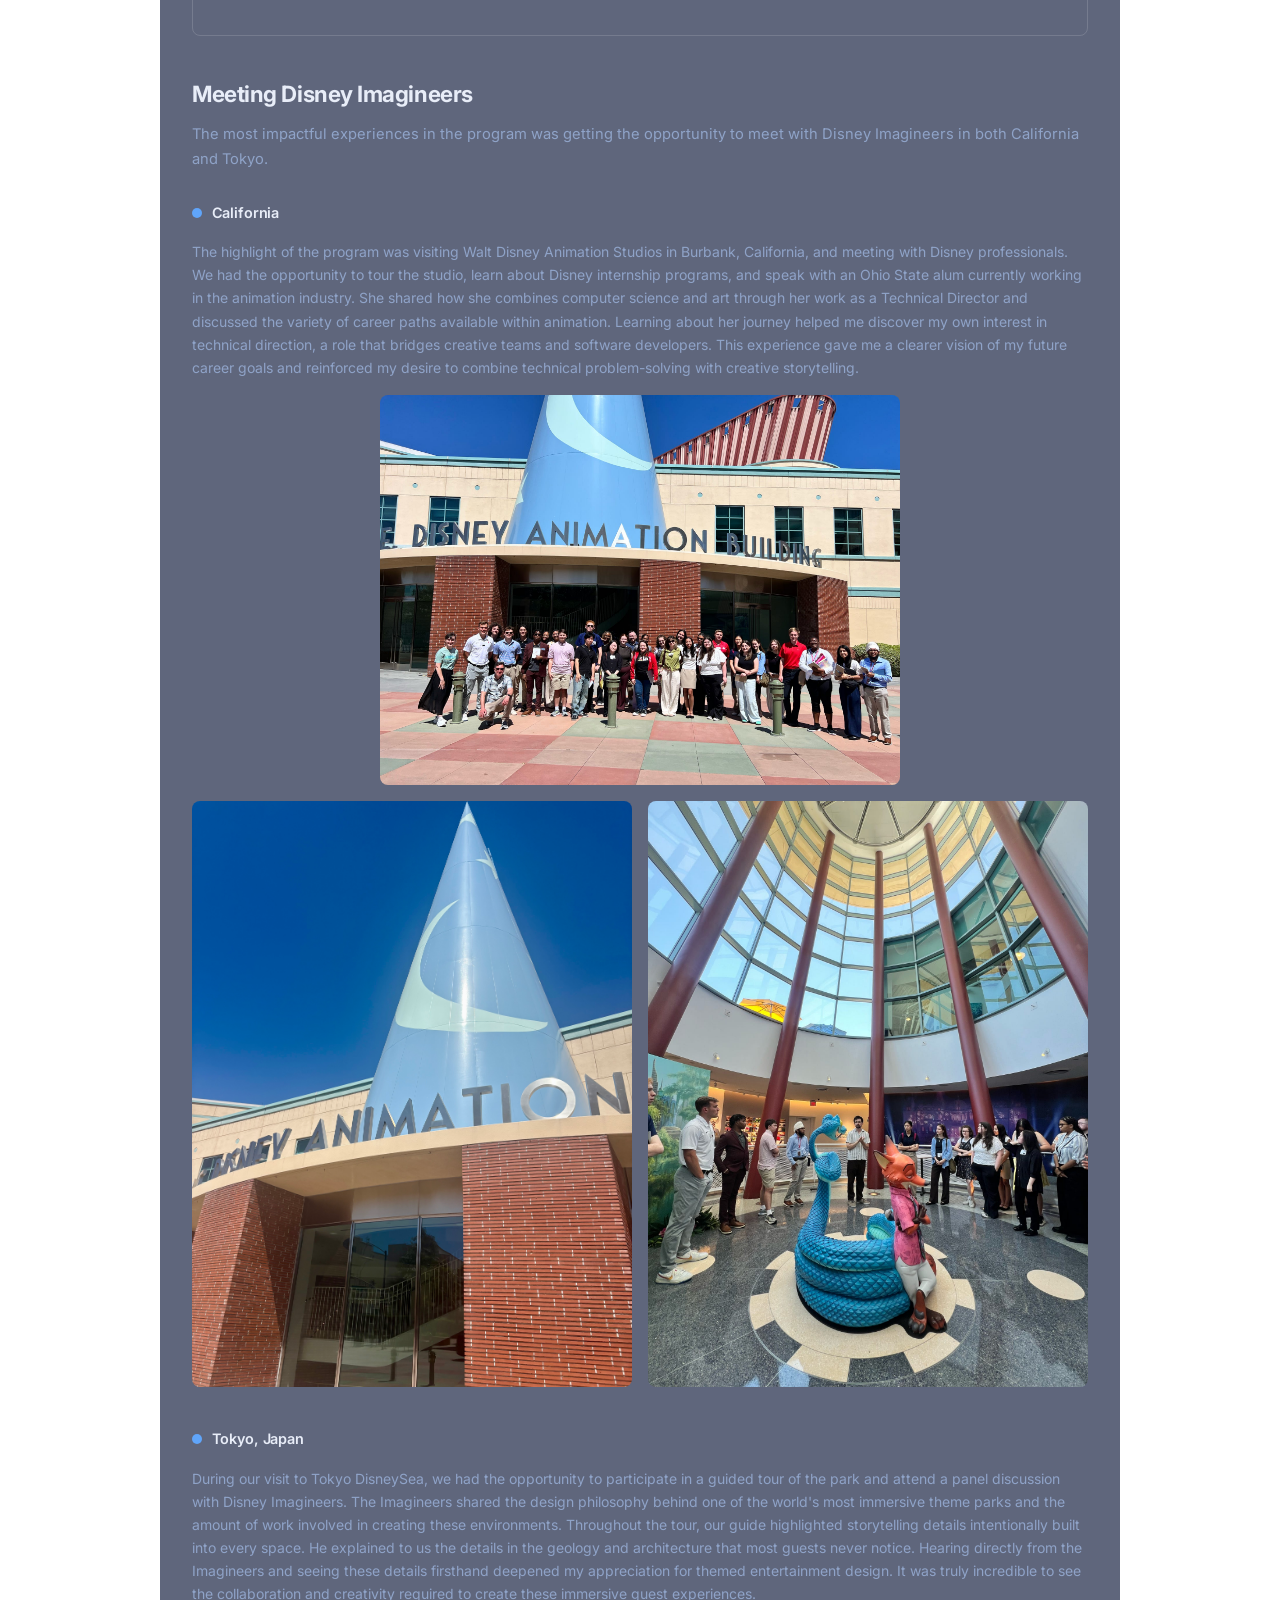
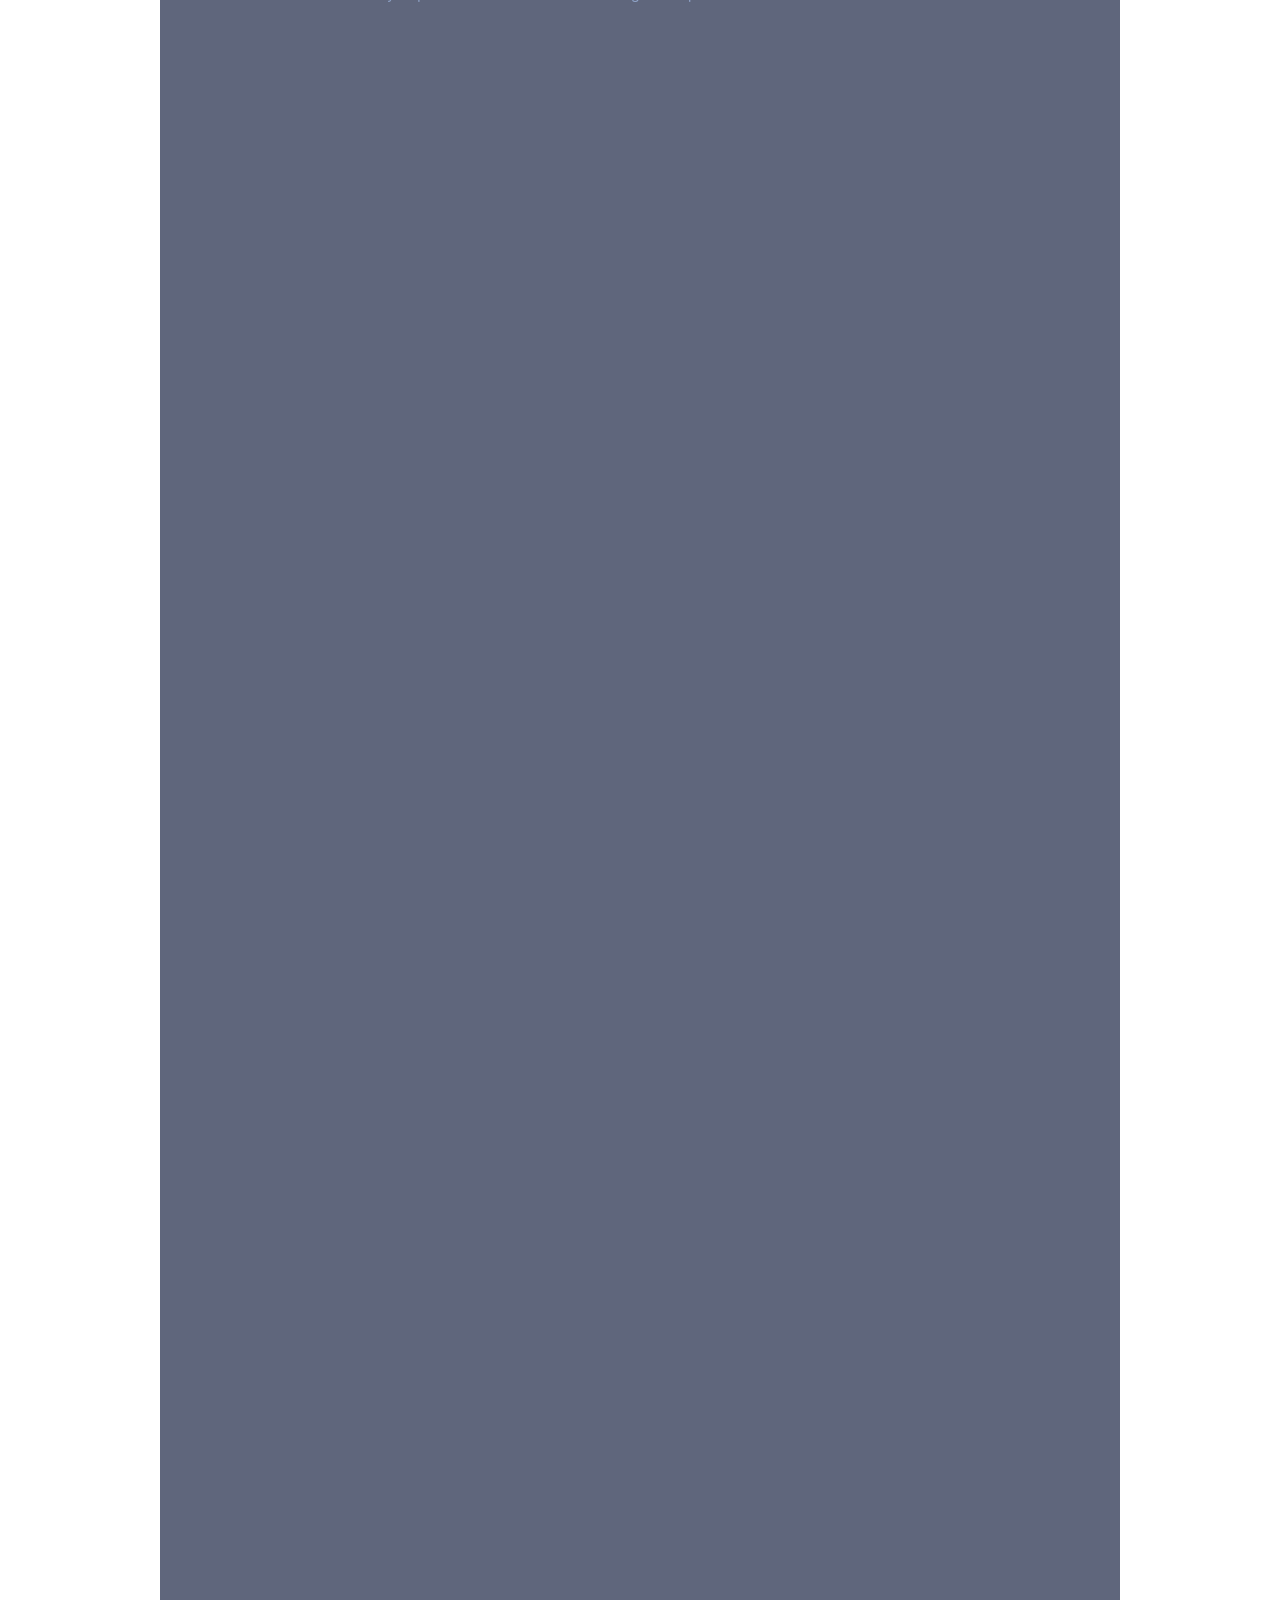
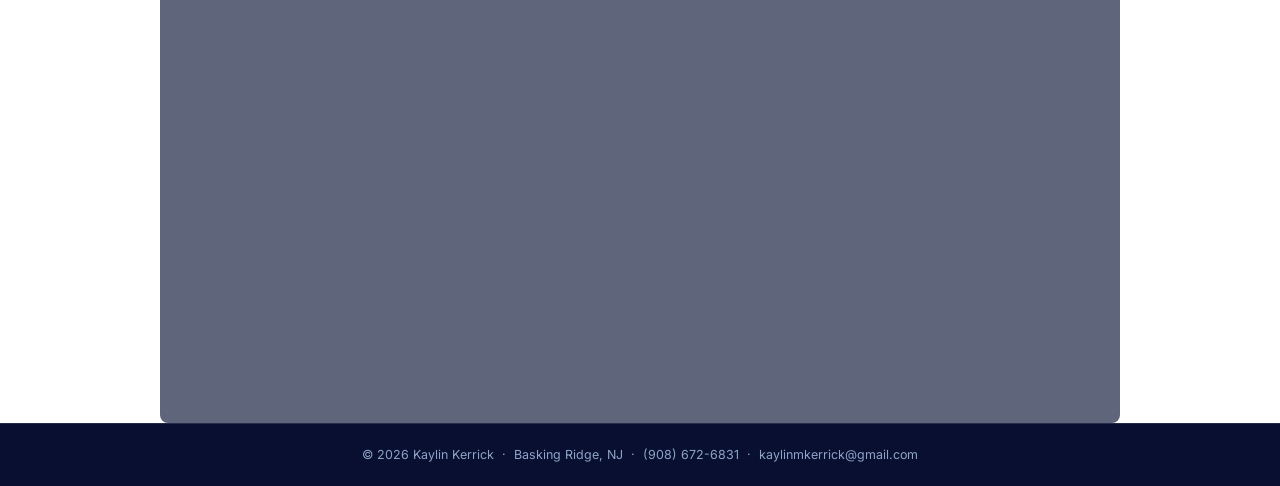
<file: disney.html>
<!DOCTYPE html>
<html lang="en">
<head>
  <meta charset="UTF-8" />
  <meta name="viewport" content="width=device-width, initial-scale=1.0" />
  <title>Disney Imagineering — Kaylin Kerrick</title>
  <link rel="stylesheet" href="style.css" />
</head>
<body class="inner-page">

  <div class="page-bg"></div>

  <nav>
    <div class="nav-inner">
      <a class="nav-logo" href="index.html">Kaylin Kerrick</a>
      <ul class="nav-links">
        <li><a href="index.html">Home</a></li>
        <li><a href="about.html">About Me</a></li>
        <li><a href="projects.html">Projects</a></li>
        <li><a href="animation.html">Animation</a></li>
        <li><a href="experience.html">Experience</a></li>
      </ul>
    </div>
  </nav>

  <main>
    <a class="back-link" href="experience.html">← Back to experience</a>

    <div class="page-header">
      <p class="page-tag">OSU Study Abroad Program</p>
      <h1>Around the World with Disney Imagineering</h1>
      <p class="meta">June 2026 · Anaheim, CA &amp; Tokyo, Japan</p>
      <div class="tags">
        <span class="tag">Disney Imagineering</span>
        <span class="tag">Study Abroad</span>
        <span class="tag">Design Thinking</span>
      </div>
    </div>

    <!-- Hero photo -->
    <div class="media-placeholder hero-banner">
      <span>🖼</span>
      <img src="images/disney-group-pic.JPEG" alt="Disney Group Photo" />
    </div>

    <div class="content-section">
      <h2>About the Program</h2>
      <p>I'm so grateful to have been able to experience Ohio State's first Around the World with Disney Imagineering program. It was such a unique opportunity to explore the intersection of engineering, storytelling, and design within Disney Imagineering. Through experiences in both California and Japan, I got a behind the scenes look into Disney's creative process. The program challenged me to adapt to new environments, understand global perspectives, and collaborate with other OSU engineering students on real-world design projects.</p>
    </div>

    <!-- ── Section 1: Pitch an Attraction ─────────────── -->
    <div class="content-section">
      <h2>Pitch an Attraction</h2>
      <p>As part of the program, I worked in a multidisciplinary team to develop and pitch an original Disney attraction concept. Our challenge was to create an experience centered around the theme of nature and technology, and we chose to base our attraction on Pixar's upcoming film Hoppers. We transformed an initial boat ride concept into a fully developed guest experience by designing the storyline, creating concept art, and producing a final pitch video filmed throughout the California Disney parks. My role focused on translating our initial ideas into visual designs to clearly communicate our team's vision. This project strengthened my collaboration, leadership, and creative problem-solving skills while also reinforcing my passion for combining technology with creative storytelling.
</p>

      <!-- Video of the pitch or attraction concept -->
      <div class="media-placeholder video-embed" style="margin-top:1.25rem;">
        <iframe width="100%" style="aspect-ratio:16/9;border-radius:8px;border:none;display:block;"
           src="https://www.youtube.com/embed/GXQrErdS00E?autoplay=1&mute=1" allowfullscreen></iframe>
      </div>

      <div class="img-grid cols-3" style="margin-top:1rem;">
        <div class="media-placeholder"><span>🖼</span><img class="section-photo" src="images/hoppers-concept1.png" alt="Concept Art 1" /></div>
        <div class="media-placeholder"><span>🖼</span><img class="section-photo" src="images/hoppers-concept2.png" alt="Concept Art 2" /></div>
        <div class="media-placeholder"><span>🖼</span><img class="section-photo" src="images/hoppers-concept3.png" alt="Concept Art 3" /></div>
      </div>
    </div>

    <!-- ── Section 2: Problem Portfolio ──────────────── -->
    <div class="content-section">
      <h2>Problem Portfolio</h2>
      <p>To better understand how my Computer Science & Engineering background fits within Disney Imagineering, I developed a problem portfolio focused on interactive queue experiences. Prior to the trip, I researched the growing reliance on mobile devices can negatively impact guest engagement. The project explored ways to balance technology and storytelling by proposing interactive queue experiences that enhance immersion.  Through research and analysis, I examined how technology can be used thoughtfully to improve guest experiences while preserving the storytelling that makes Disney attractions unique. The full proposal is included below.
</p>
      <iframe
        src="files/problem-portfolio.pdf"
        class="pdf-embed"
        title="Problem Portfolio PDF">
        <p style="margin-top:0.75rem;font-size:0.875rem;color:var(--text-muted);">
          Your browser can't display the PDF inline —
          <a href="files/problem-portfolio.pdf" target="_blank" style="color:var(--accent);">open it here</a>.
        </p>
      </iframe>
    </div>

    <!-- ── Section 3: Meeting Disney Imagineers ───────── -->
    <div class="content-section">
      <h2>Meeting Disney Imagineers</h2>
      <p>The most impactful experiences in the program was getting the opportunity to meet with Disney Imagineers in both California and Tokyo.</p>

      <h3 class="location-heading">California</h3>
      <p style="font-size:0.875rem;color:var(--text-muted);line-height:1.65;margin-bottom:1rem;">The highlight of the program was visiting Walt Disney Animation Studios in Burbank, California, and meeting with Disney professionals. We had the opportunity to tour the studio, learn about Disney internship programs, and speak with an Ohio State alum currently working in the animation industry. She shared how she combines computer science and art through her work as a Technical Director and discussed the variety of career paths available within animation. Learning about her journey helped me discover my own interest in technical direction, a role that bridges creative teams and software developers. This experience gave me a clearer vision of my future career goals and reinforced my desire to combine technical problem-solving with creative storytelling.</p>
      <div class="img-featured">
        <img src="images/animation-group-pic.JPEG" alt="Animation Group Photo" />
      </div>
      <div class="img-grid">
        <div class="media-placeholder"><span>🖼</span> <img src="images/animation-building.jpeg" alt="Animation Building" /></div>
        <div class="media-placeholder"><span>🖼</span> <img src="images/animation-tour.JPEG" alt="Animation Tour" /></div>
      </div>


      <h3 class="location-heading">Tokyo, Japan</h3>
      <p style="font-size:0.875rem;color:var(--text-muted);line-height:1.65;margin-bottom:1rem;">During our visit to Tokyo DisneySea, we had the opportunity to participate in a guided tour of the park and attend a panel discussion with Disney Imagineers. The Imagineers shared the design philosophy behind one of the world's most immersive theme parks and the amount of work involved in creating these environments. Throughout the tour, our guide highlighted storytelling details intentionally built into every space. He explained to us the details in  the geology and architecture that most guests never notice. Hearing directly from the Imagineers and seeing these details firsthand deepened my appreciation for themed entertainment design. It was truly incredible to see the collaboration and creativity required to create these immersive guest experiences.
</p>
      <div class="img-featured">
        <img src="images/japan2.JPEG" alt="Disney Sea Group Photo" />
      </div>
      <div class="img-grid cols-3">
        <div class="media-placeholder"><span>🖼</span> <img src="images/japan1.jpeg" alt="Fantasy Springs" /></div>
        <div class="media-placeholder"><span>🖼</span> <img src="images/japan3.jpeg" alt="Disney Sea Geology" /></div>
        <div class="media-placeholder"><span>🖼</span> <img src="images/japan4.jpeg" alt="Asakusa" /></div>
        <div class="media-placeholder"><span>🖼</span> <img src="images/japan5.jpeg" alt="Disney Sea Arendelle" /></div>
        <div class="media-placeholder"><span>🖼</span> <img src="images/japan6.jpeg" alt="Fushimi Inari" /></div>
        <div class="media-placeholder"><span>🖼</span> <img src="images/japan7.jpeg" alt="Skull Rock" /></div>
      </div>
    </div>

    <!-- ── Section 4: Career Development ─────────────── -->
    <div class="content-section">
      <h2>Career Development</h2>
      <p>This program played a major role in shaping my future career goals. Through interactions with Disney Imagineers, exposure to animation and themed entertainment, and collaborative design projects, I learned more about careers that combine technology with creativity. This experience reinforced my goal of pursuing opportunities where I can apply my computer science background to visual storytelling, design, and user experience. Beyond technical growth, the program strengthened my confidence and adaptability while encouraging me to continue stepping outside my comfort zone to pursue new opportunities.
</p>
    </div>

    <div class="img-grid cols-2-centered">
      <div class="media-placeholder"><span>🖼</span> <img src="images/fireworks.jpeg" alt="Disneyland Fireworks" /> </div>
      <div class="media-placeholder"><span>🖼</span> <img src="images/animation-items.jpeg" alt="Animation Items" /> </div>
    </div>

  </main>

  <footer>
    &copy; 2026 Kaylin Kerrick &nbsp;&middot;&nbsp; Basking Ridge, NJ &nbsp;&middot;&nbsp;
    <a href="tel:9086726831">(908) 672-6831</a> &nbsp;&middot;&nbsp;
    <a href="mailto:kaylinmkerrick@gmail.com">kaylinmkerrick@gmail.com</a>
  </footer>

  <script src="script.js"></script>
</body>
</html>
</file>
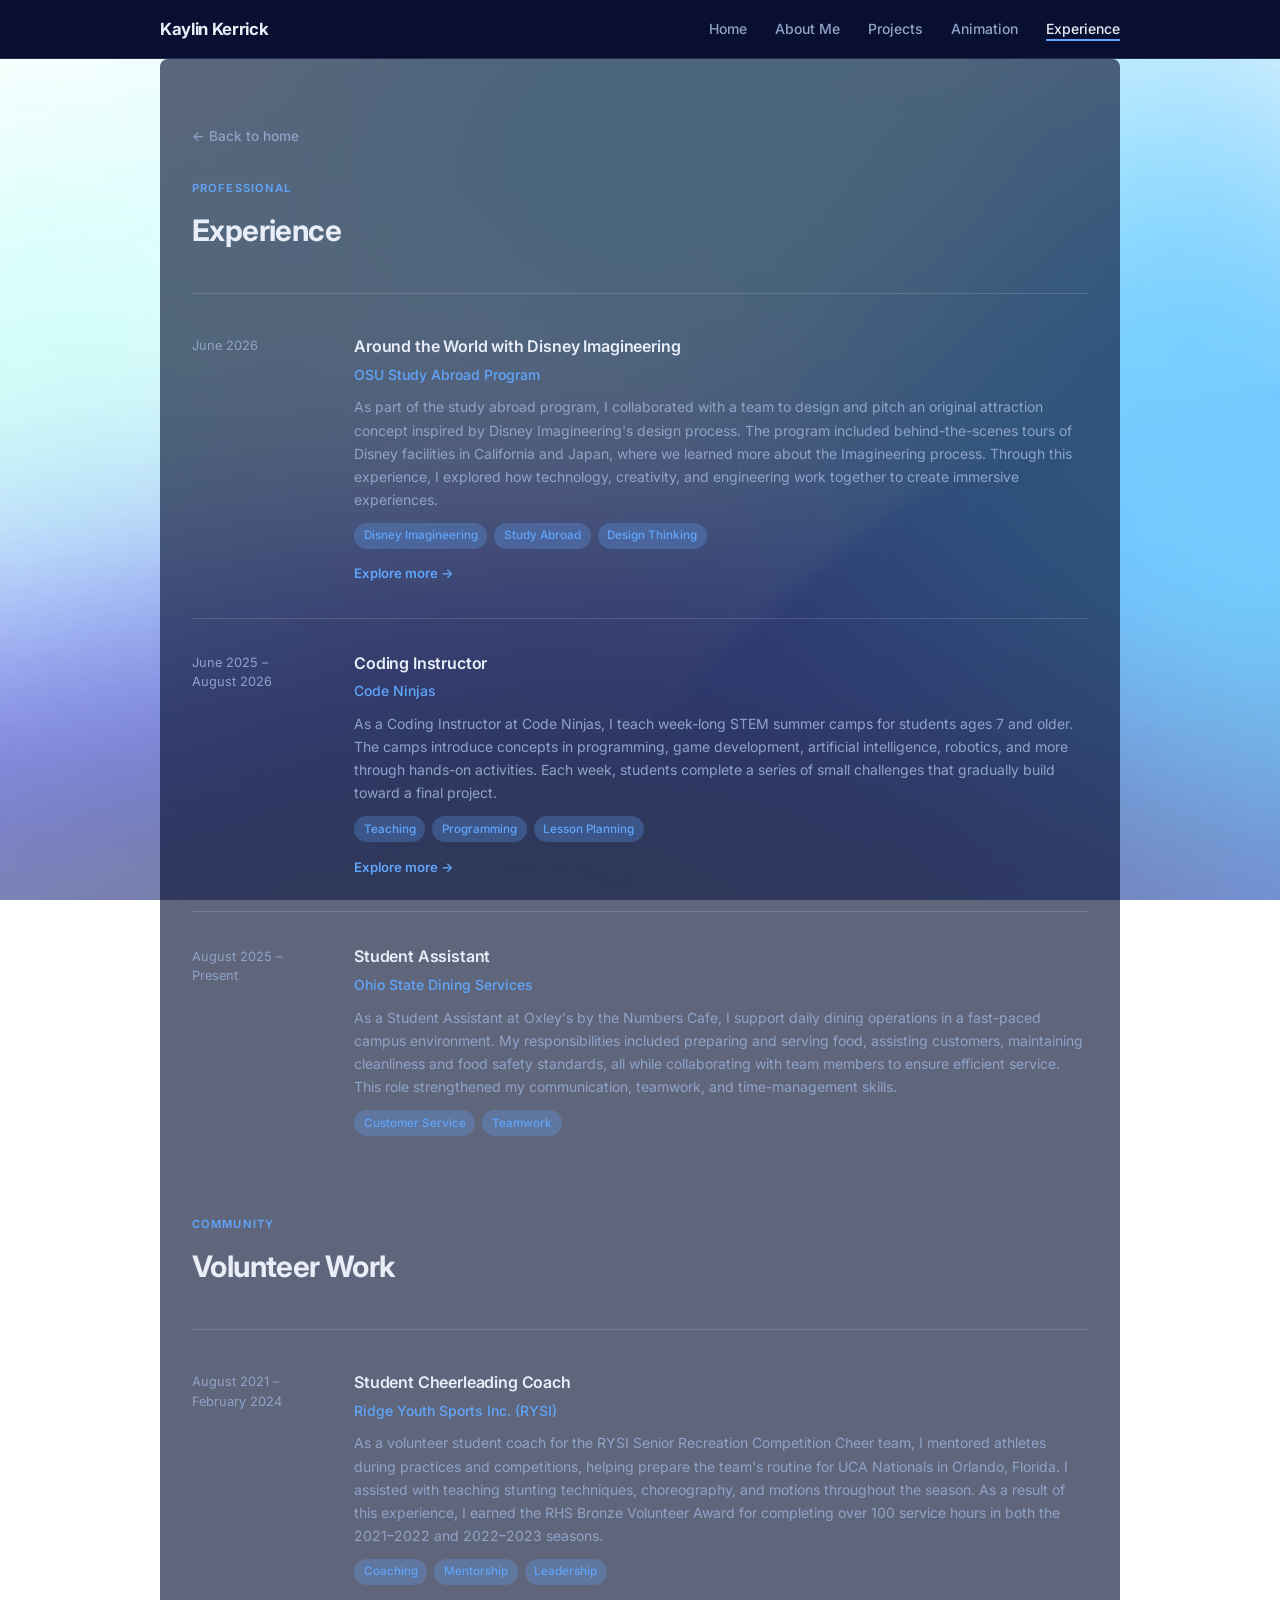
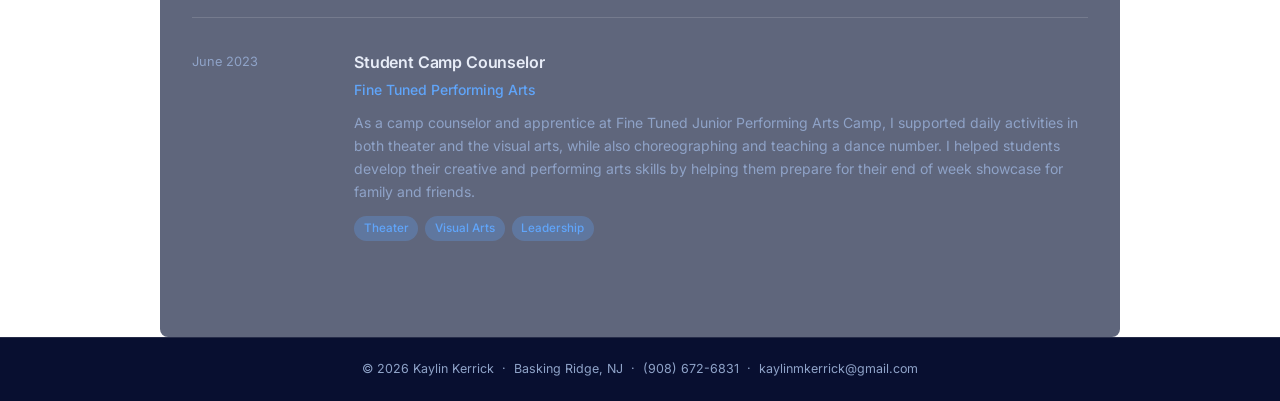
<file: experience.html>
<!DOCTYPE html>
<html lang="en">
<head>
  <meta charset="UTF-8" />
  <meta name="viewport" content="width=device-width, initial-scale=1.0" />
  <title>Experience — Kaylin Kerrick</title>
  <link rel="stylesheet" href="style.css" />
</head>
<body class="inner-page">

  <div class="page-bg"></div>

  <nav>
    <div class="nav-inner">
      <a class="nav-logo" href="index.html">Kaylin Kerrick</a>
      <ul class="nav-links">
        <li><a href="index.html">Home</a></li>
        <li><a href="about.html">About Me</a></li>
        <li><a href="projects.html">Projects</a></li>
        <li><a href="animation.html">Animation</a></li>
        <li><a href="experience.html">Experience</a></li>
      </ul>
    </div>
  </nav>

  <main>
    <a class="back-link" href="index.html">← Back to home</a>

    <div class="page-header">
      <p class="page-tag">Professional</p>
      <h1>Experience</h1>
    </div>

    <div class="experience-list">

      <div class="experience-item">
        <div class="experience-date">June 2026</div>
        <div class="experience-body">
          <h3>Around the World with Disney Imagineering</h3>
          <p class="company">OSU Study Abroad Program</p>
          <p>As part of the study abroad program, I collaborated with a team to design and pitch an original attraction concept inspired by Disney Imagineering's design process. The program included behind-the-scenes tours of Disney facilities in California and Japan, where we learned more about the Imagineering process. Through this experience, I explored how technology, creativity, and engineering work together to create immersive experiences.</p>
          <div class="tags">
            <span class="tag">Disney Imagineering</span>
            <span class="tag">Study Abroad</span>
            <span class="tag">Design Thinking</span>
          </div>
          <a class="explore-link" href="disney.html">Explore more →</a>
        </div>
      </div>

      <div class="experience-item">
        <div class="experience-date">June 2025 –<br>August 2026</div>
        <div class="experience-body">
          <h3>Coding Instructor</h3>
          <p class="company">Code Ninjas</p>
          <p>As a Coding Instructor at Code Ninjas, I teach week-long STEM summer camps for students ages 7 and older. The camps introduce concepts in programming, game development, artificial intelligence, robotics, and more through  hands-on activities. Each week, students complete a series of small challenges that gradually build toward a final project.
</p>
          <div class="tags">
            <span class="tag">Teaching</span>
            <span class="tag">Programming</span>
            <span class="tag">Lesson Planning</span>
          </div>
          <a class="explore-link" href="code-ninjas.html">Explore more →</a>
        </div>
      </div>

      <div class="experience-item">
        <div class="experience-date">August 2025 –<br>Present</div>
        <div class="experience-body">
          <h3>Student Assistant</h3>
          <p class="company">Ohio State Dining Services</p>
          <p>As a Student Assistant at Oxley's by the Numbers Cafe, I support daily dining operations in a fast-paced campus environment. My responsibilities included preparing and serving food, assisting customers, maintaining cleanliness and food safety standards, all while collaborating with team members to ensure efficient service. This role strengthened my communication, teamwork, and time-management skills.
</p>
          <div class="tags">
            <span class="tag">Customer Service</span>
            <span class="tag">Teamwork</span>
          </div>
        </div>
      </div>

    </div>

    <div class="page-header" style="margin-top: 3rem;">
      <p class="page-tag">Community</p>
      <h1>Volunteer Work</h1>
    </div>

    <div class="experience-list">

      <div class="experience-item">
        <div class="experience-date">August 2021 –<br>February 2024</div>
        <div class="experience-body">
          <h3>Student Cheerleading Coach</h3>
          <p class="company">Ridge Youth Sports Inc. (RYSI)</p>
          <p>As a volunteer student coach for the RYSI Senior Recreation Competition Cheer team, I mentored athletes during practices and competitions, helping prepare the team's routine for UCA Nationals in Orlando, Florida. I assisted with teaching stunting techniques, choreography, and motions throughout the season. As a result of this experience, I earned the RHS Bronze Volunteer Award for completing over 100 service hours in both the 2021–2022 and 2022–2023 seasons.
</p>
    
          <div class="tags" style="margin-top: 0.75rem;">
            <span class="tag">Coaching</span>
            <span class="tag">Mentorship</span>
            <span class="tag">Leadership</span>
          </div>
        </div>
      </div>

      <div class="experience-item">
        <div class="experience-date">June 2023</div>
        <div class="experience-body">
          <h3>Student Camp Counselor</h3>
          <p class="company">Fine Tuned Performing Arts</p>
          <p>As a camp counselor and apprentice at Fine Tuned Junior Performing Arts Camp, I supported daily activities in both theater and the visual arts, while also choreographing and teaching a dance number. I helped students develop their creative and performing arts skills by helping them prepare for their end of week showcase for family and friends.&#x20;
</p>
          <div class="tags">
            <span class="tag">Theater</span>
            <span class="tag">Visual Arts</span>
            <span class="tag">Leadership</span>
          </div>
        </div>
      </div>

    </div>
  </main>

  <footer>
    &copy; 2026 Kaylin Kerrick &nbsp;&middot;&nbsp; Basking Ridge, NJ &nbsp;&middot;&nbsp;
    <a href="tel:9086726831">(908) 672-6831</a> &nbsp;&middot;&nbsp;
    <a href="mailto:kaylinmkerrick@gmail.com">kaylinmkerrick@gmail.com</a>
  </footer>

  <script src="script.js"></script>
</body>
</html>
</file>
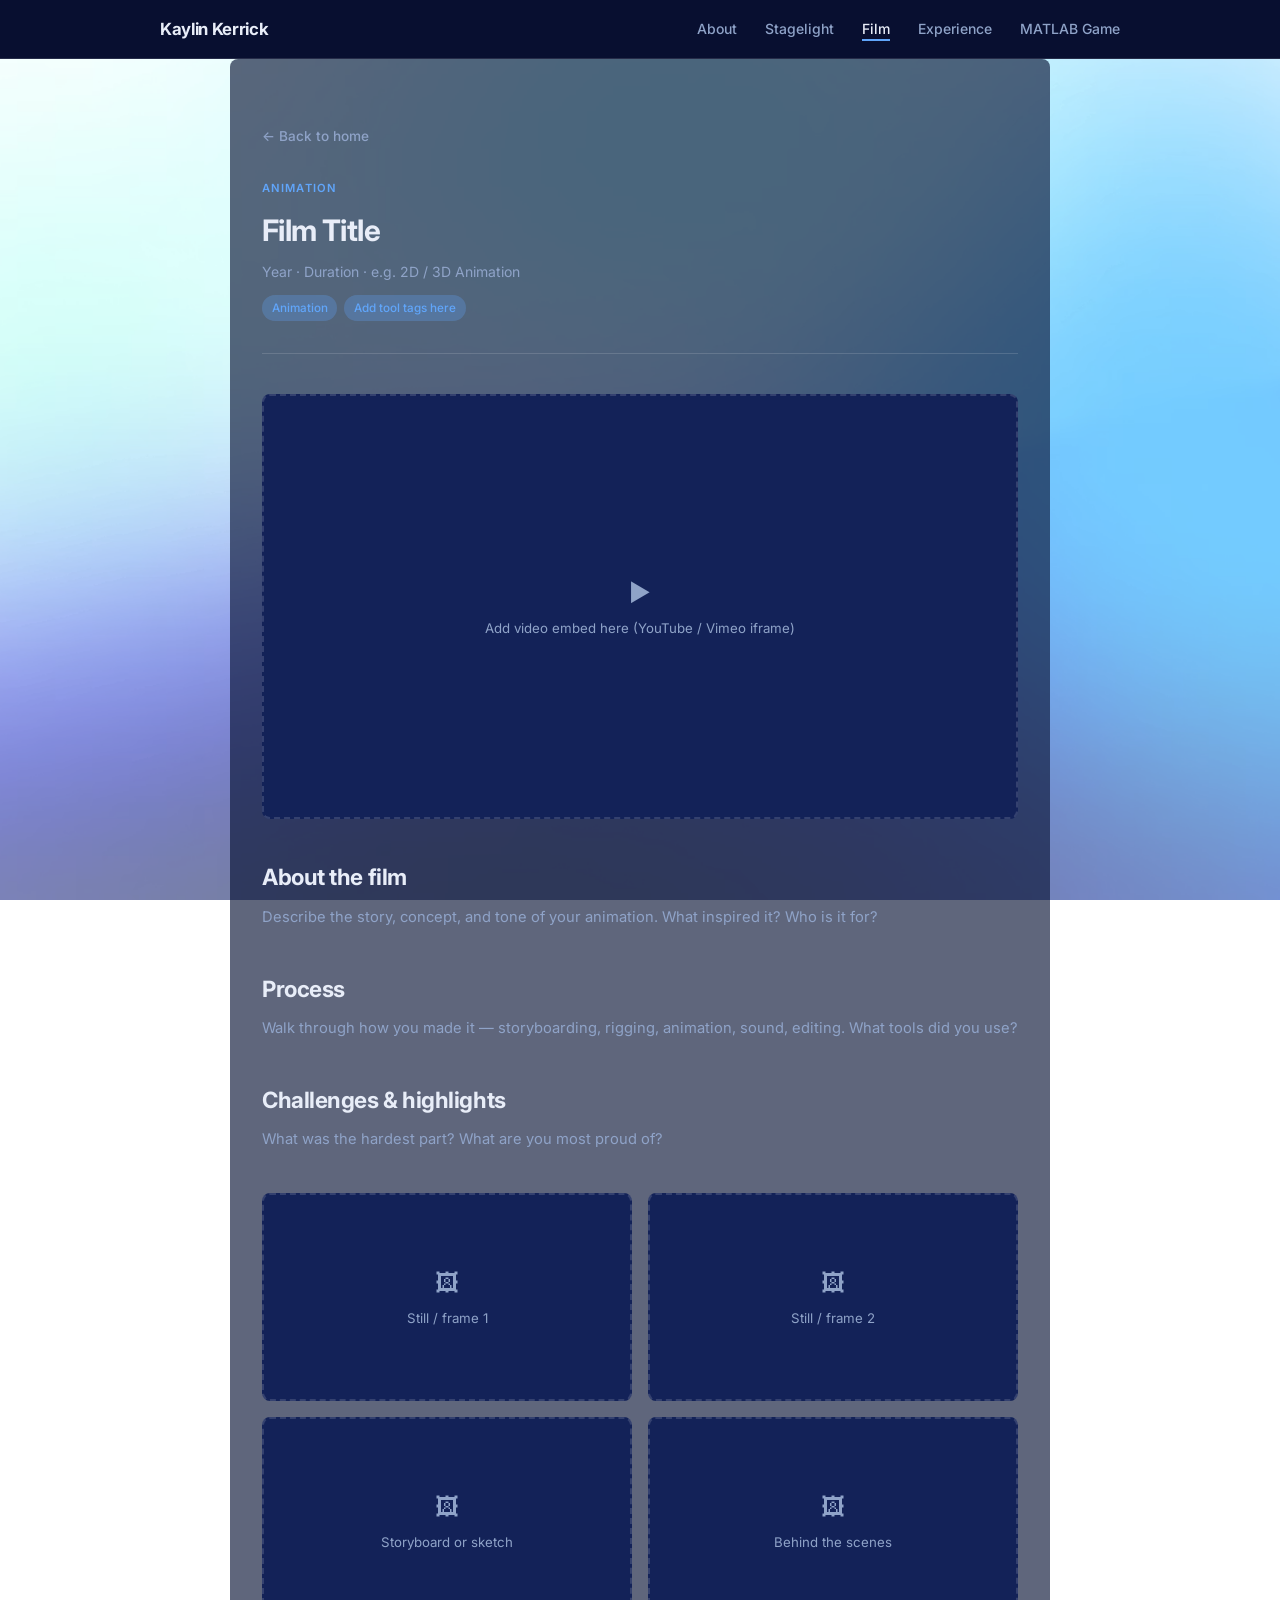
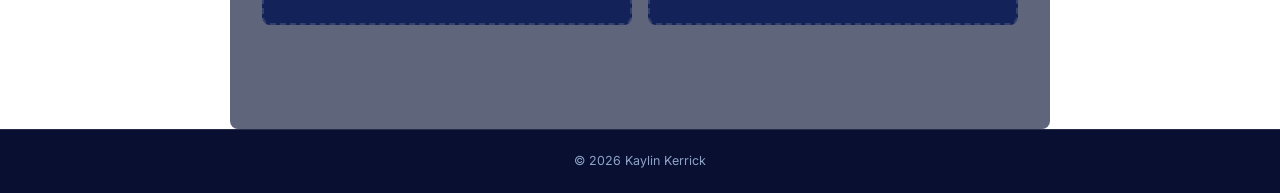
<file: film.html>
<!DOCTYPE html>
<html lang="en">
<head>
  <meta charset="UTF-8" />
  <meta name="viewport" content="width=device-width, initial-scale=1.0" />
  <title>Animation Film — Kaylin Kerrick</title>
  <link rel="stylesheet" href="style.css" />
</head>
<body class="inner-page">

  <div class="page-bg"></div>

  <nav>
    <div class="nav-inner">
      <a class="nav-logo" href="index.html">Kaylin Kerrick</a>
      <ul class="nav-links">
        <li><a href="index.html">About</a></li>
        <li><a href="stagelight.html">Stagelight</a></li>
        <li><a href="film.html">Film</a></li>
        <li><a href="experience.html">Experience</a></li>
        <li><a href="matlab-game.html">MATLAB Game</a></li>
      </ul>
    </div>
  </nav>

  <main>
    <a class="back-link" href="index.html">← Back to home</a>

    <div class="page-header">
      <p class="page-tag">Animation</p>
      <h1>Film Title</h1>
      <p class="meta">Year · Duration · e.g. 2D / 3D Animation</p>
      <div class="tags">
        <span class="tag">Animation</span>
        <span class="tag">Add tool tags here</span>
      </div>
    </div>

    <!-- To embed a YouTube/Vimeo video, replace the div below with an iframe:
         <iframe width="100%" style="aspect-ratio:16/9;border-radius:8px;border:none;margin-bottom:2.5rem;"
           src="https://www.youtube.com/embed/YOUR_VIDEO_ID" allowfullscreen></iframe>
    -->
    <div class="media-placeholder">
      <span>▶</span>
      Add video embed here (YouTube / Vimeo iframe)
    </div>

    <div class="content-section">
      <h2>About the film</h2>
      <p>Describe the story, concept, and tone of your animation. What inspired it? Who is it for?</p>
    </div>

    <div class="content-section">
      <h2>Process</h2>
      <p>Walk through how you made it — storyboarding, rigging, animation, sound, editing. What tools did you use?</p>
    </div>

    <div class="content-section">
      <h2>Challenges & highlights</h2>
      <p>What was the hardest part? What are you most proud of?</p>
    </div>

    <div class="img-grid">
      <div class="media-placeholder"><span>🖼</span> Still / frame 1</div>
      <div class="media-placeholder"><span>🖼</span> Still / frame 2</div>
      <div class="media-placeholder"><span>🖼</span> Storyboard or sketch</div>
      <div class="media-placeholder"><span>🖼</span> Behind the scenes</div>
    </div>
  </main>

  <footer>
    &copy; 2026 Kaylin Kerrick
  </footer>

  <script src="script.js"></script>
</body>
</html>
</file>
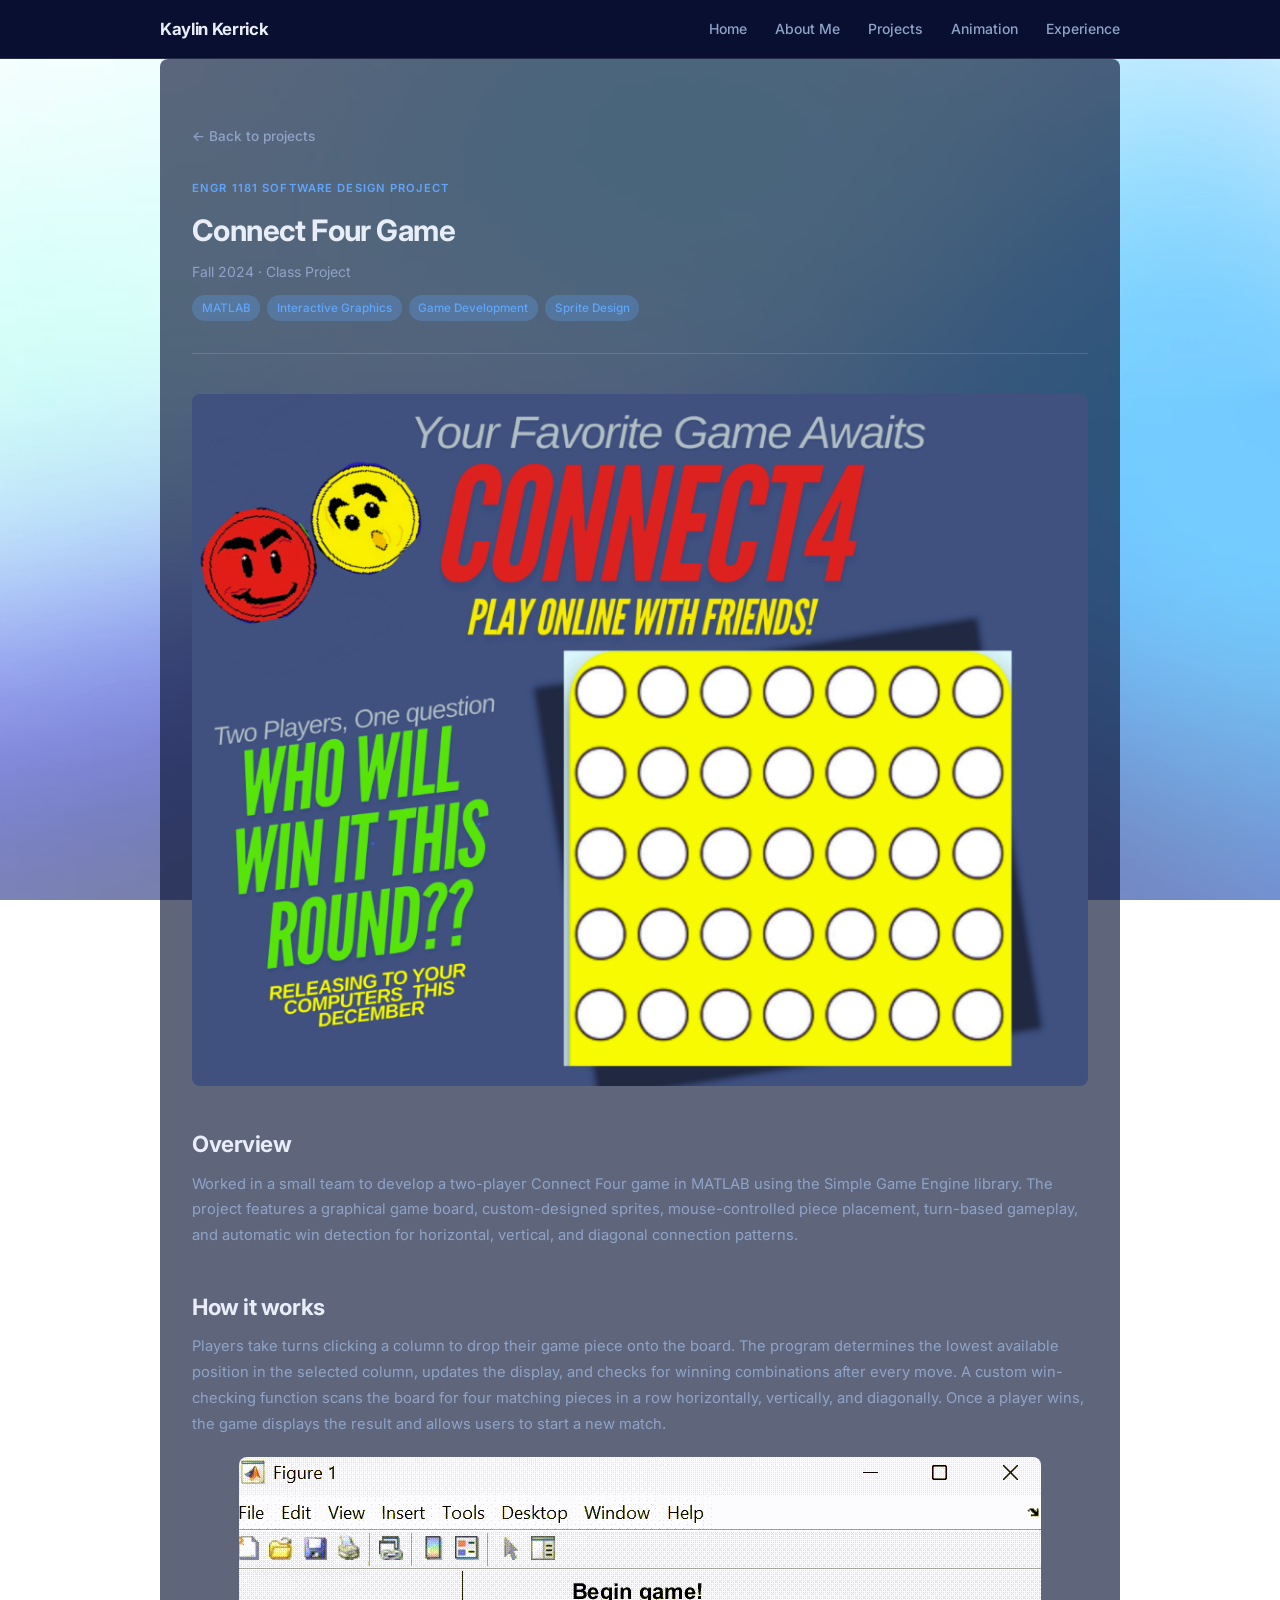
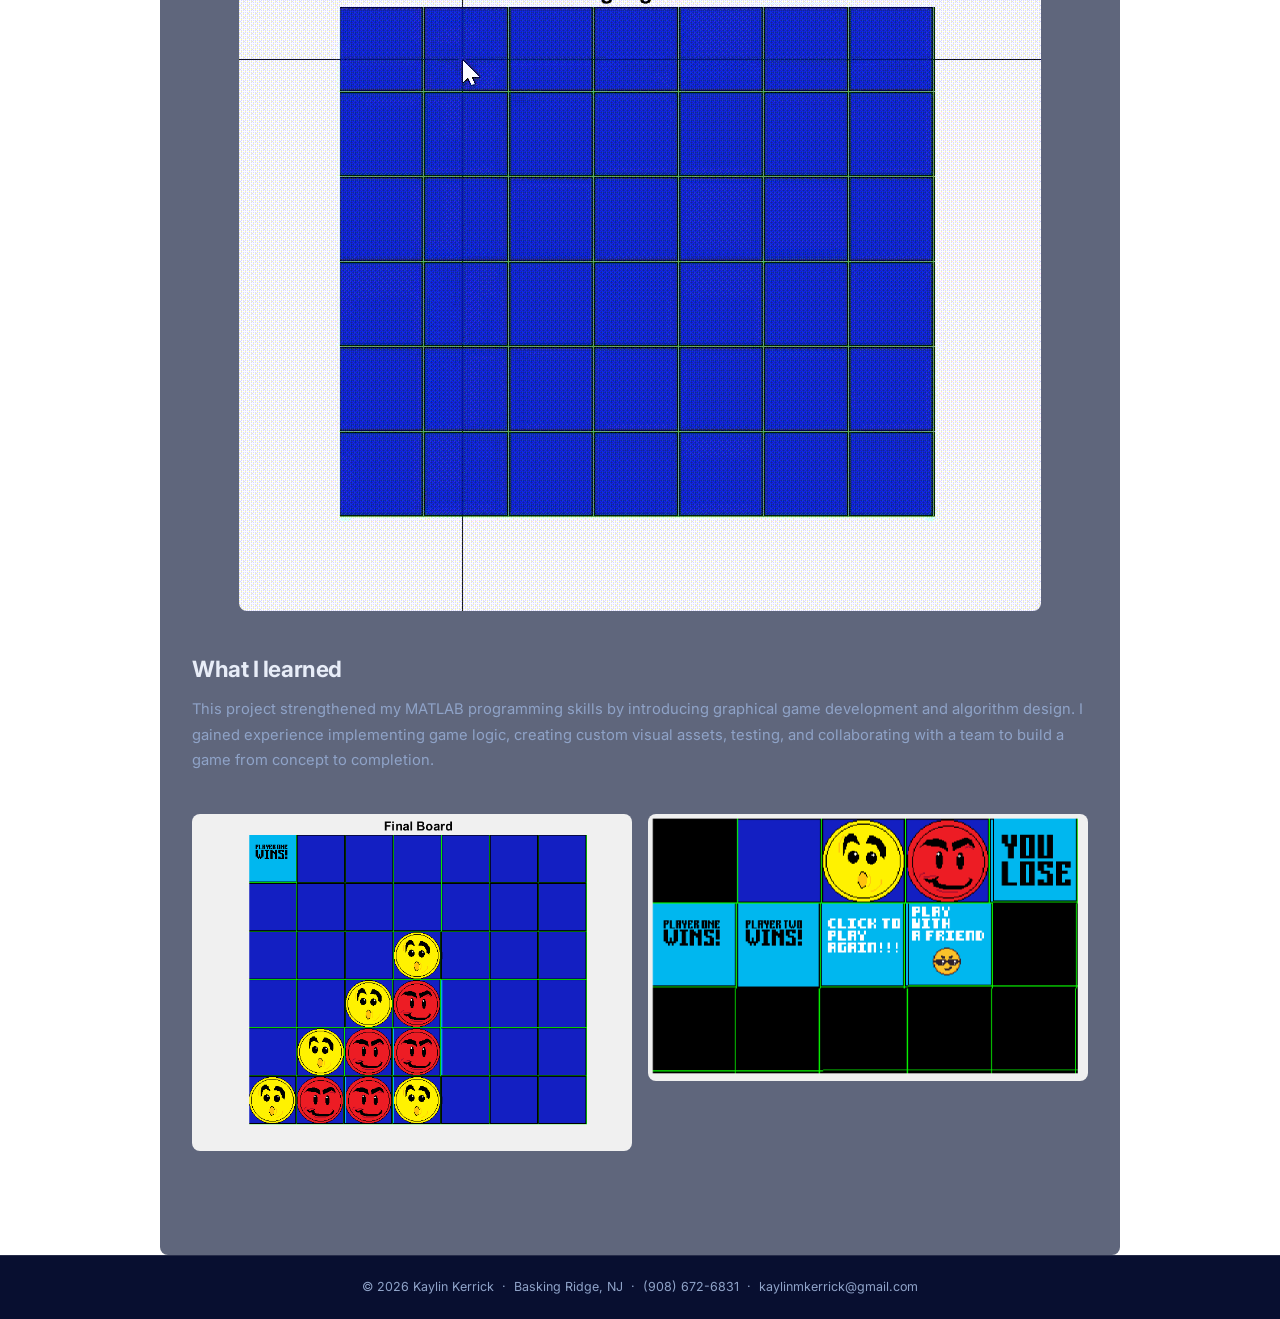
<file: matlab-game.html>
<!DOCTYPE html>
<html lang="en">
<head>
  <meta charset="UTF-8" />
  <meta name="viewport" content="width=device-width, initial-scale=1.0" />
  <title>Connect Four Game — Kaylin Kerrick</title>
  <link rel="stylesheet" href="style.css" />
</head>
<body class="inner-page">

  <div class="page-bg"></div>

  <nav>
    <div class="nav-inner">
      <a class="nav-logo" href="index.html">Kaylin Kerrick</a>
      <ul class="nav-links">
        <li><a href="index.html">Home</a></li>
        <li><a href="about.html">About Me</a></li>
        <li><a href="projects.html">Projects</a></li>
        <li><a href="animation.html">Animation</a></li>
        <li><a href="experience.html">Experience</a></li>
      </ul>
    </div>
  </nav>

  <main>
    <a class="back-link" href="projects.html">← Back to projects</a>

    <div class="page-header">
      <p class="page-tag">ENGR 1181 Software Design Project</p>
      <h1>Connect Four Game</h1>
      <p class="meta">Fall 2024 · Class Project</p>
      <div class="tags">
        <span class="tag">MATLAB</span>
        <span class="tag">Interactive Graphics</span>
        <span class="tag">Game Development</span>
        <span class="tag">Sprite Design</span>
      </div>
    </div>

    <div class="img-featured" style="margin-bottom:2.5rem;">
      <img src="images/connect-four-ad.png" alt="Connect Four" style="max-width:100%;border-radius:8px;" />
    </div>

    <div class="content-section">
      <h2>Overview</h2>
      <p>Worked in a small team to develop a two-player Connect Four game in MATLAB using the Simple Game Engine library. The project features a graphical game board, custom-designed sprites, mouse-controlled piece placement, turn-based gameplay, and automatic win detection for horizontal, vertical, and diagonal connection patterns.</p>
    </div>

    <div class="content-section">
      <h2>How it works</h2>
      <p>Players take turns clicking a column to drop their game piece onto the board. The program determines the lowest available position in the selected column, updates the display, and checks for winning combinations after every move. A custom win-checking function scans the board for four matching pieces in a row horizontally, vertically, and diagonally. Once a player wins, the game displays the result and allows users to start a new match.</p>
      <div class="img-featured" style="margin-top:1.25rem;">
        <img src="images/connect-four-demo-gif.gif" alt="Connect Four Gameplay Demo" style="max-width:100%;border-radius:8px;" />
      </div>
    </div>

    <div class="content-section">
      <h2>What I learned</h2>
      <p>This project strengthened my MATLAB programming skills by introducing graphical game development and algorithm design. I gained experience implementing game logic, creating custom visual assets, testing, and collaborating with a team to build a game from concept to completion.</p>
    </div>

    <div class="img-grid">
      <div class="media-placeholder"><span>🖼</span> <img src="images/connect-four-winning-condition.png" alt="Winning Condition" /></div>
      <div class="media-placeholder"><span>🖼</span> <img src="images/connect-four-sprite-design.png" alt="Sprite Design" /></div>
    </div>
  </main>

  <footer>
    &copy; 2026 Kaylin Kerrick &nbsp;&middot;&nbsp; Basking Ridge, NJ &nbsp;&middot;&nbsp;
    <a href="tel:9086726831">(908) 672-6831</a> &nbsp;&middot;&nbsp;
    <a href="mailto:kaylinmkerrick@gmail.com">kaylinmkerrick@gmail.com</a>
  </footer>

  <script src="script.js"></script>
</body>
</html>
</file>
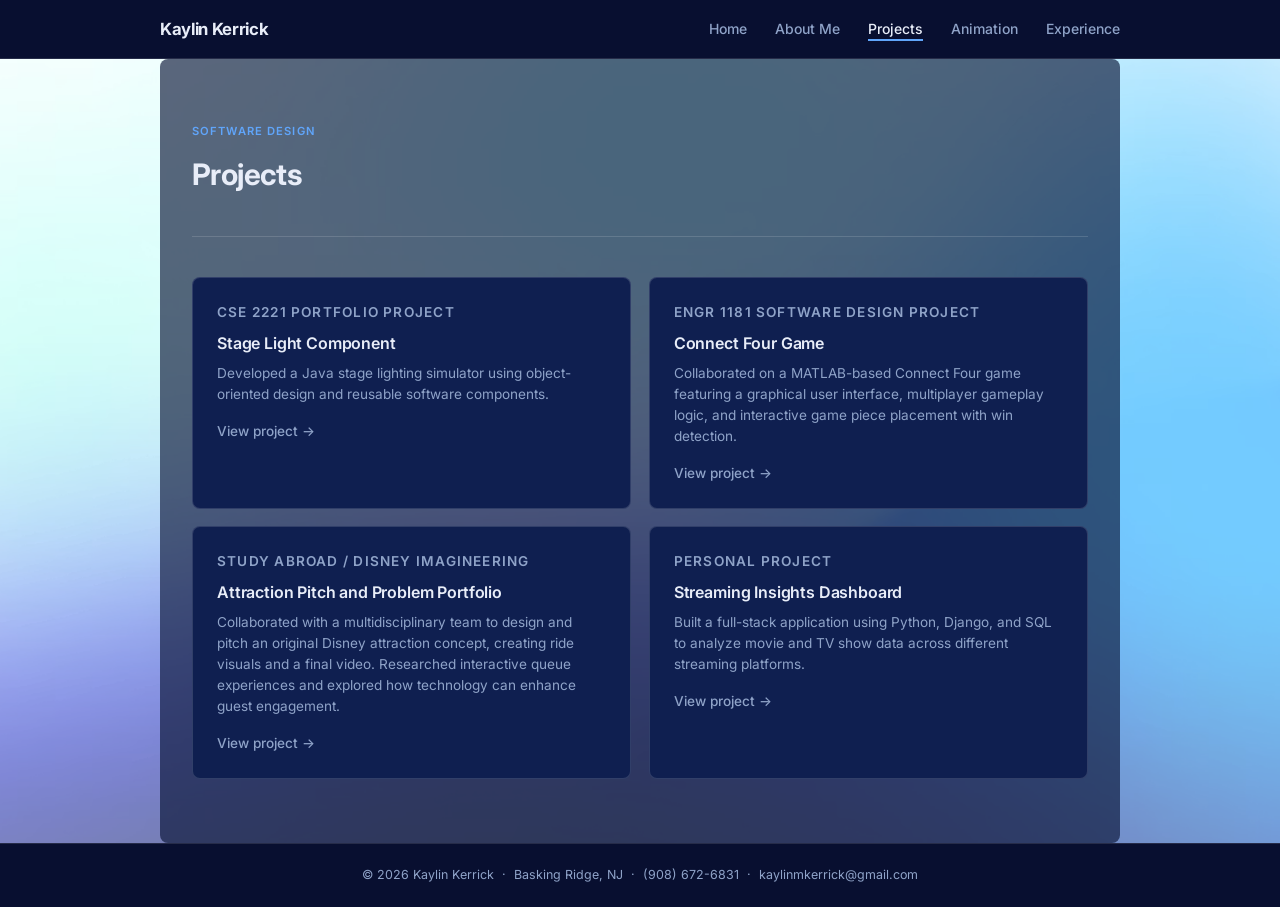
<file: projects.html>
<!DOCTYPE html>
<html lang="en">
<head>
  <meta charset="UTF-8" />
  <meta name="viewport" content="width=device-width, initial-scale=1.0" />
  <title>Projects — Kaylin Kerrick</title>
  <link rel="stylesheet" href="style.css" />
</head>
<body class="inner-page">

  <div class="page-bg"></div>

  <nav>
    <div class="nav-inner">
      <a class="nav-logo" href="index.html">Kaylin Kerrick</a>
      <ul class="nav-links">
        <li><a href="index.html">Home</a></li>
        <li><a href="about.html">About Me</a></li>
        <li><a href="projects.html">Projects</a></li>
        <li><a href="animation.html">Animation</a></li>
        <li><a href="experience.html">Experience</a></li>
      </ul>
    </div>
  </nav>

  <main>
    <div class="page-header">
      <p class="page-tag">Software Design</p>
      <h1>Projects</h1>
    </div>

    <div class="cards">
      <a class="card" href="stagelight.html">
        <p class="card-tag">CSE 2221 Portfolio Project</p>
        <h2>Stage Light Component</h2>
        <p>Developed a Java stage lighting simulator using object-oriented design and reusable software components.</p>
        <p class="card-arrow">View project →</p>
      </a>
      <a class="card" href="matlab-game.html">
        <p class="card-tag">ENGR 1181 Software Design Project</p>
        <h2>Connect Four Game</h2>
        <p>Collaborated on a MATLAB-based Connect Four game featuring a graphical user interface, multiplayer gameplay logic, and interactive game piece placement with win detection.</p>
        <p class="card-arrow">View project →</p>
      </a>
      <a class="card" href="disney.html">
        <p class="card-tag">Study Abroad / Disney Imagineering</p>
        <h2>Attraction Pitch and Problem Portfolio</h2>
        <p>Collaborated with a multidisciplinary team to design and pitch an original Disney attraction concept, creating ride visuals and a final video. Researched interactive queue experiences and explored how technology can enhance guest engagement.</p>
        <p class="card-arrow">View project →</p>
      </a>
      <a class="card" href="streaming-dashboard.html">
        <p class="card-tag">Personal Project</p>
        <h2>Streaming Insights Dashboard</h2>
        <p>Built a full-stack application using Python, Django, and SQL to analyze movie and TV show data across different streaming platforms.</p>
        <p class="card-arrow">View project →</p>
      </a>
      <!-- Add more project cards here as needed -->
    </div>
  </main>

  <footer>
    &copy; 2026 Kaylin Kerrick &nbsp;&middot;&nbsp; Basking Ridge, NJ &nbsp;&middot;&nbsp;
    <a href="tel:9086726831">(908) 672-6831</a> &nbsp;&middot;&nbsp;
    <a href="mailto:kaylinmkerrick@gmail.com">kaylinmkerrick@gmail.com</a>
  </footer>

  <script src="script.js"></script>
</body>
</html>
</file>
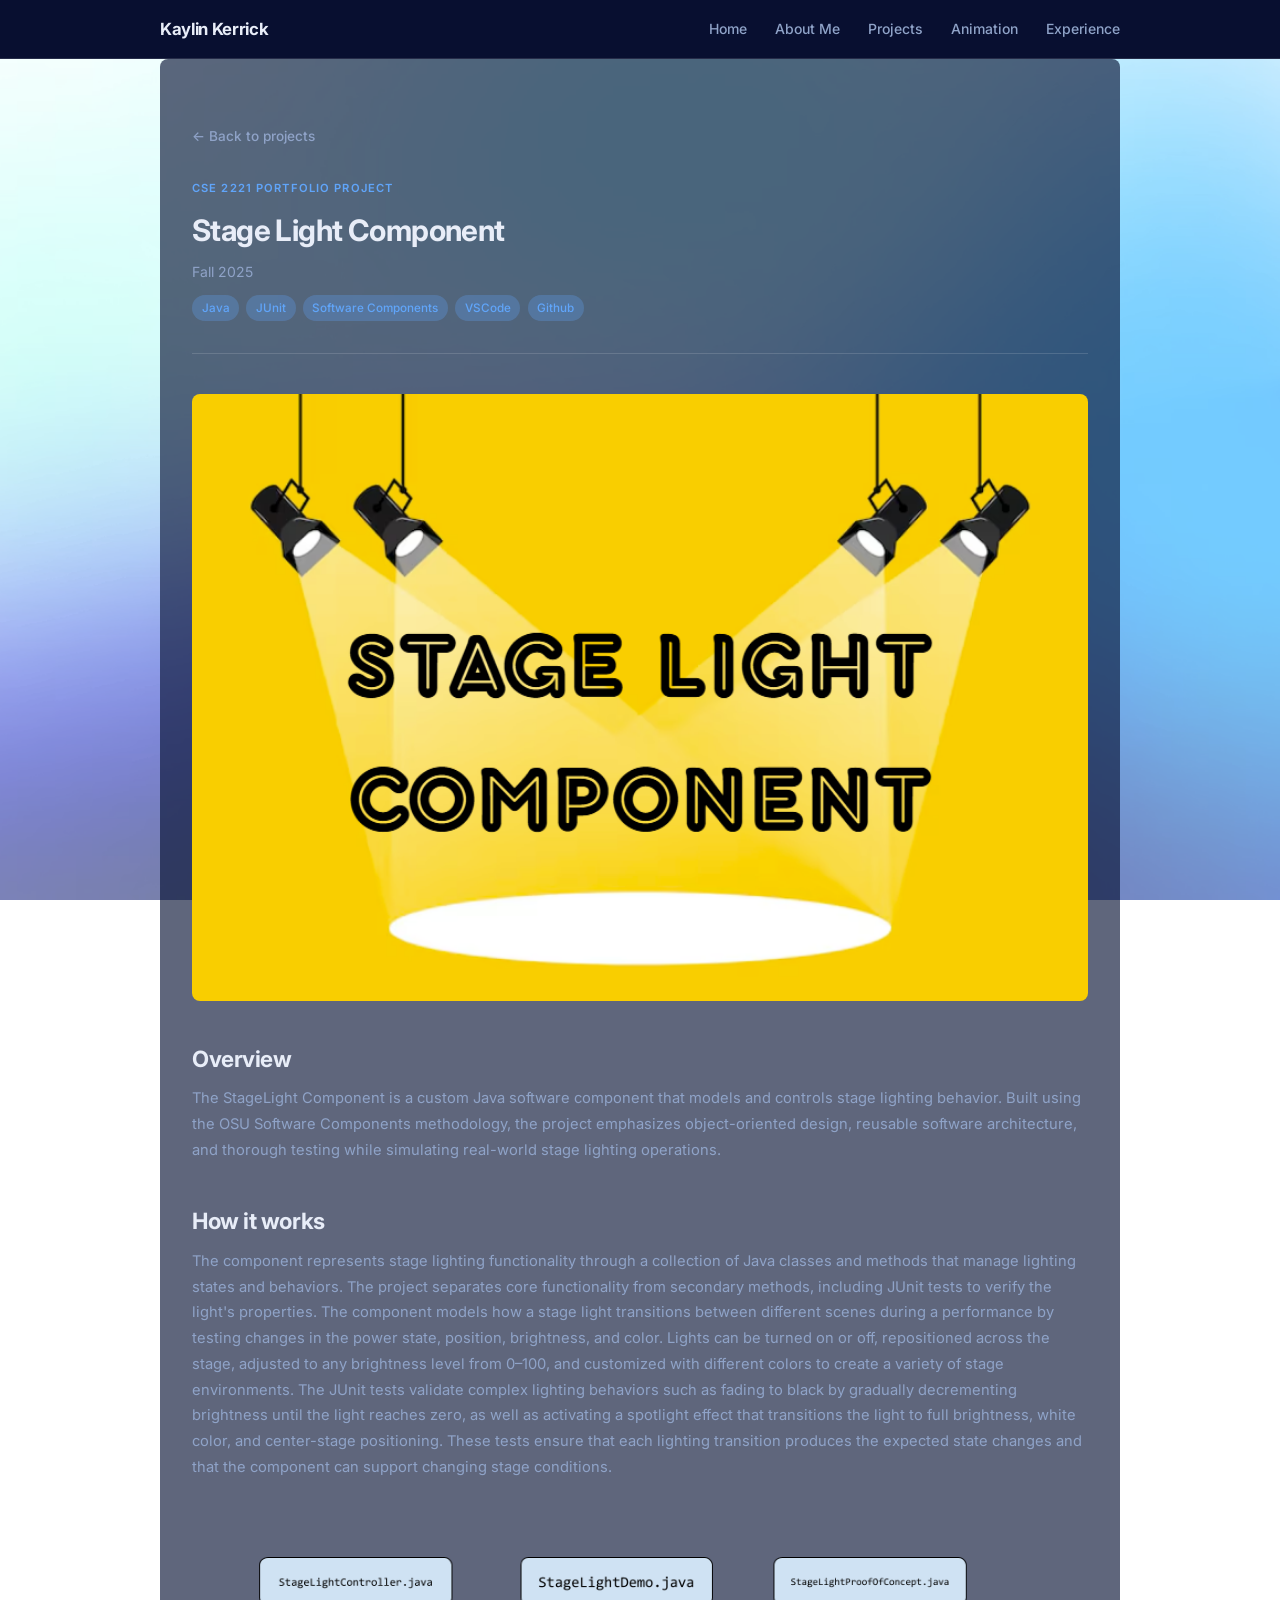
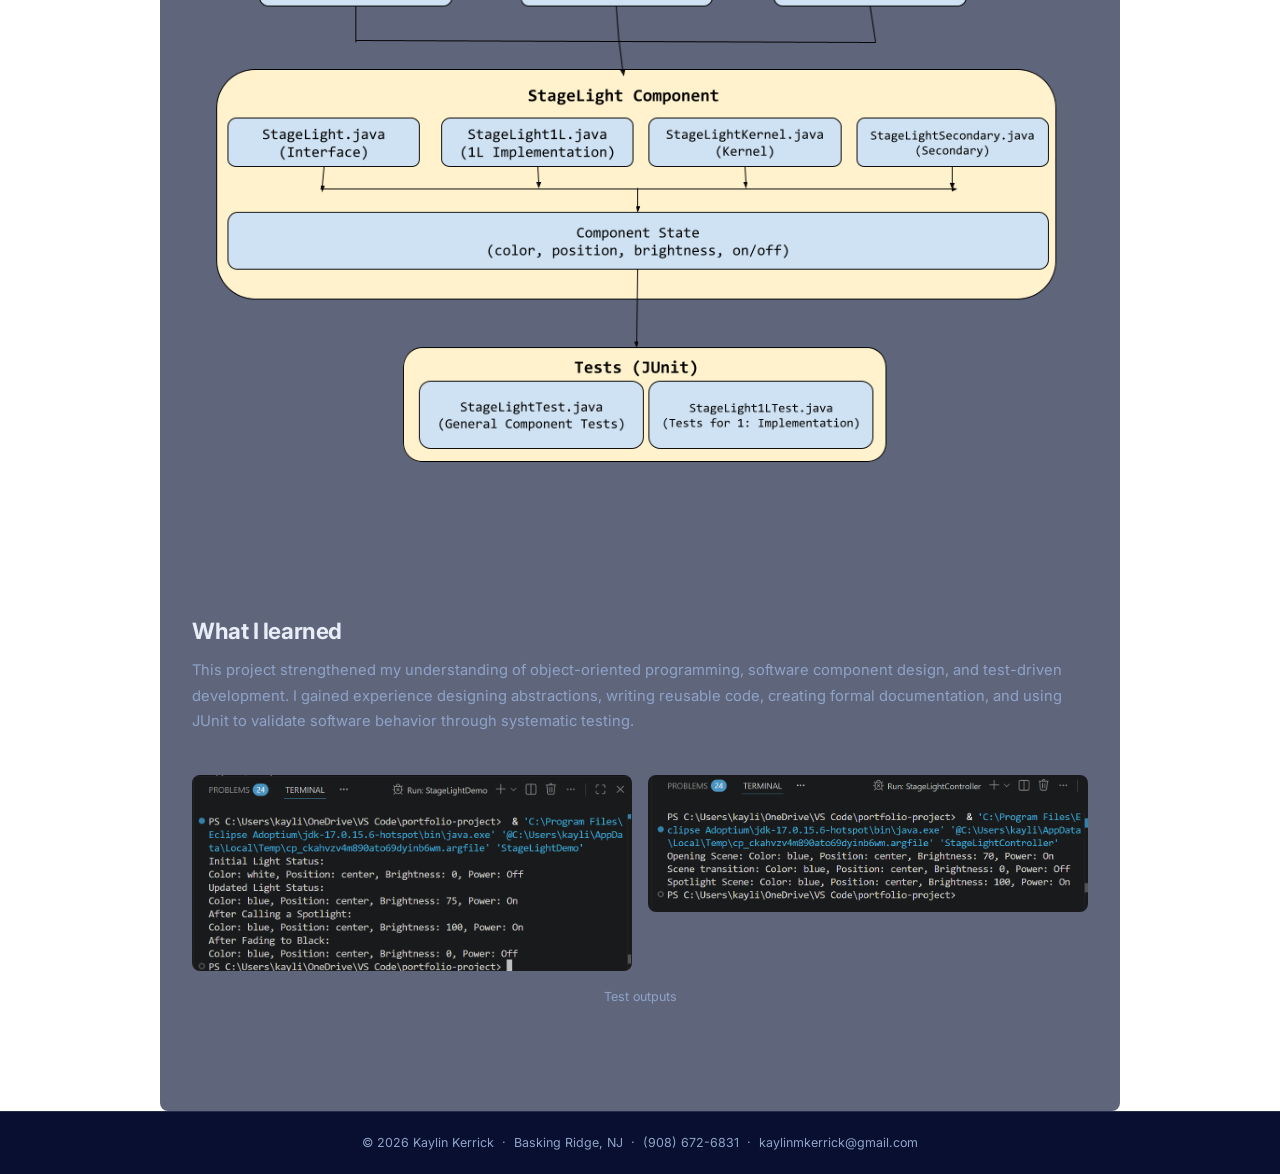
<file: stagelight.html>
<!DOCTYPE html>
<html lang="en">
<head>
  <meta charset="UTF-8" />
  <meta name="viewport" content="width=device-width, initial-scale=1.0" />
  <title>Stagelight — Kaylin Kerrick</title>
  <link rel="stylesheet" href="style.css" />
</head>
<body class="inner-page">

  <div class="page-bg"></div>

  <nav>
    <div class="nav-inner">
      <a class="nav-logo" href="index.html">Kaylin Kerrick</a>
      <ul class="nav-links">
        <li><a href="index.html">Home</a></li>
        <li><a href="about.html">About Me</a></li>
        <li><a href="projects.html">Projects</a></li>
        <li><a href="animation.html">Animation</a></li>
        <li><a href="experience.html">Experience</a></li>
      </ul>
    </div>
  </nav>

  <main>
    <a class="back-link" href="projects.html">← Back to projects</a>

    <div class="page-header">
      <p class="page-tag">CSE 2221 Portfolio Project</p>
      <h1>Stage Light Component</h1>
      <p class="meta">Fall 2025</p>
      <div class="tags">
        <span class="tag">Java</span>
        <span class="tag">JUnit</span>
        <span class="tag">Software Components</span>
        <span class="tag">VSCode</span>
        <span class="tag">Github</span>
      </div>
    </div>

    <!-- Replace with a real image: <img src="images/stagelight-demo.png" alt="Stagelight demo" style="width:100%;border-radius:8px;margin-bottom:2.5rem;" /> -->
    <div class="media-placeholder">
      <span>🖼</span>
      <img src="images/stagelight-ad.png" alt="Stagelight" style="max-width:100%;border-radius:8px;margin-bottom:2.5rem;" />
    </div>

    <div class="content-section">
      <h2>Overview</h2>
      <p>The StageLight Component is a custom Java software component that models and controls stage lighting behavior. Built using the OSU Software Components methodology, the project emphasizes object-oriented design, reusable software architecture, and thorough testing while simulating real-world stage lighting operations.</p>
    </div>

    <div class="content-section">
      <h2>How it works</h2>
      <p>The component represents stage lighting functionality through a collection of Java classes and methods that manage lighting states and behaviors. The project separates core functionality from secondary methods, including JUnit tests to verify the light's properties. The component models how a stage light transitions between different scenes during a performance by testing changes in the power state, position, brightness, and color. Lights can be turned on or off, repositioned across the stage, adjusted to any brightness level from 0–100, and customized with different colors to create a variety of stage environments. The JUnit tests validate complex lighting behaviors such as fading to black by gradually decrementing brightness until the light reaches zero, as well as activating a spotlight effect that transitions the light to full brightness, white color, and center-stage positioning. These tests ensure that each lighting transition produces the expected state changes and that the component can support changing stage conditions.</p>
      <div class="img-featured" style="margin-top:1.25rem;">
        <img src="images/stagelight-architecture.png" alt="Stage Light architecture" style="max-width:100%;border-radius:8px;" />
      </div>
    </div>

    <div class="content-section">
      <h2>What I learned</h2>
      <p>This project strengthened my understanding of object-oriented programming, software component design, and test-driven development. I gained experience designing abstractions, writing reusable code, creating formal documentation, and using JUnit to validate software behavior through systematic testing.</p>
    </div>

    <div class="img-grid">
      <div class="media-placeholder"><span>🖼</span> <img src="images/stagelight-test1.png" alt="Test output 1" style="max-width:100%;border-radius:8px;" /></div>
      <div class="media-placeholder"><span>🖼</span> <img src="images/stagelight-test2.png" alt="Test output 2" style="max-width:100%;border-radius:8px;" /></div>
    </div>
    <p style="font-size:0.78rem;color:var(--text-muted);text-align:center;margin-top:-1.5rem;margin-bottom:2.5rem;">Test outputs</p>
  </main>

  <footer>
    &copy; 2026 Kaylin Kerrick &nbsp;&middot;&nbsp; Basking Ridge, NJ &nbsp;&middot;&nbsp;
    <a href="tel:9086726831">(908) 672-6831</a> &nbsp;&middot;&nbsp;
    <a href="mailto:kaylinmkerrick@gmail.com">kaylinmkerrick@gmail.com</a>
  </footer>

  <script src="script.js"></script>
</body>
</html>
</file>
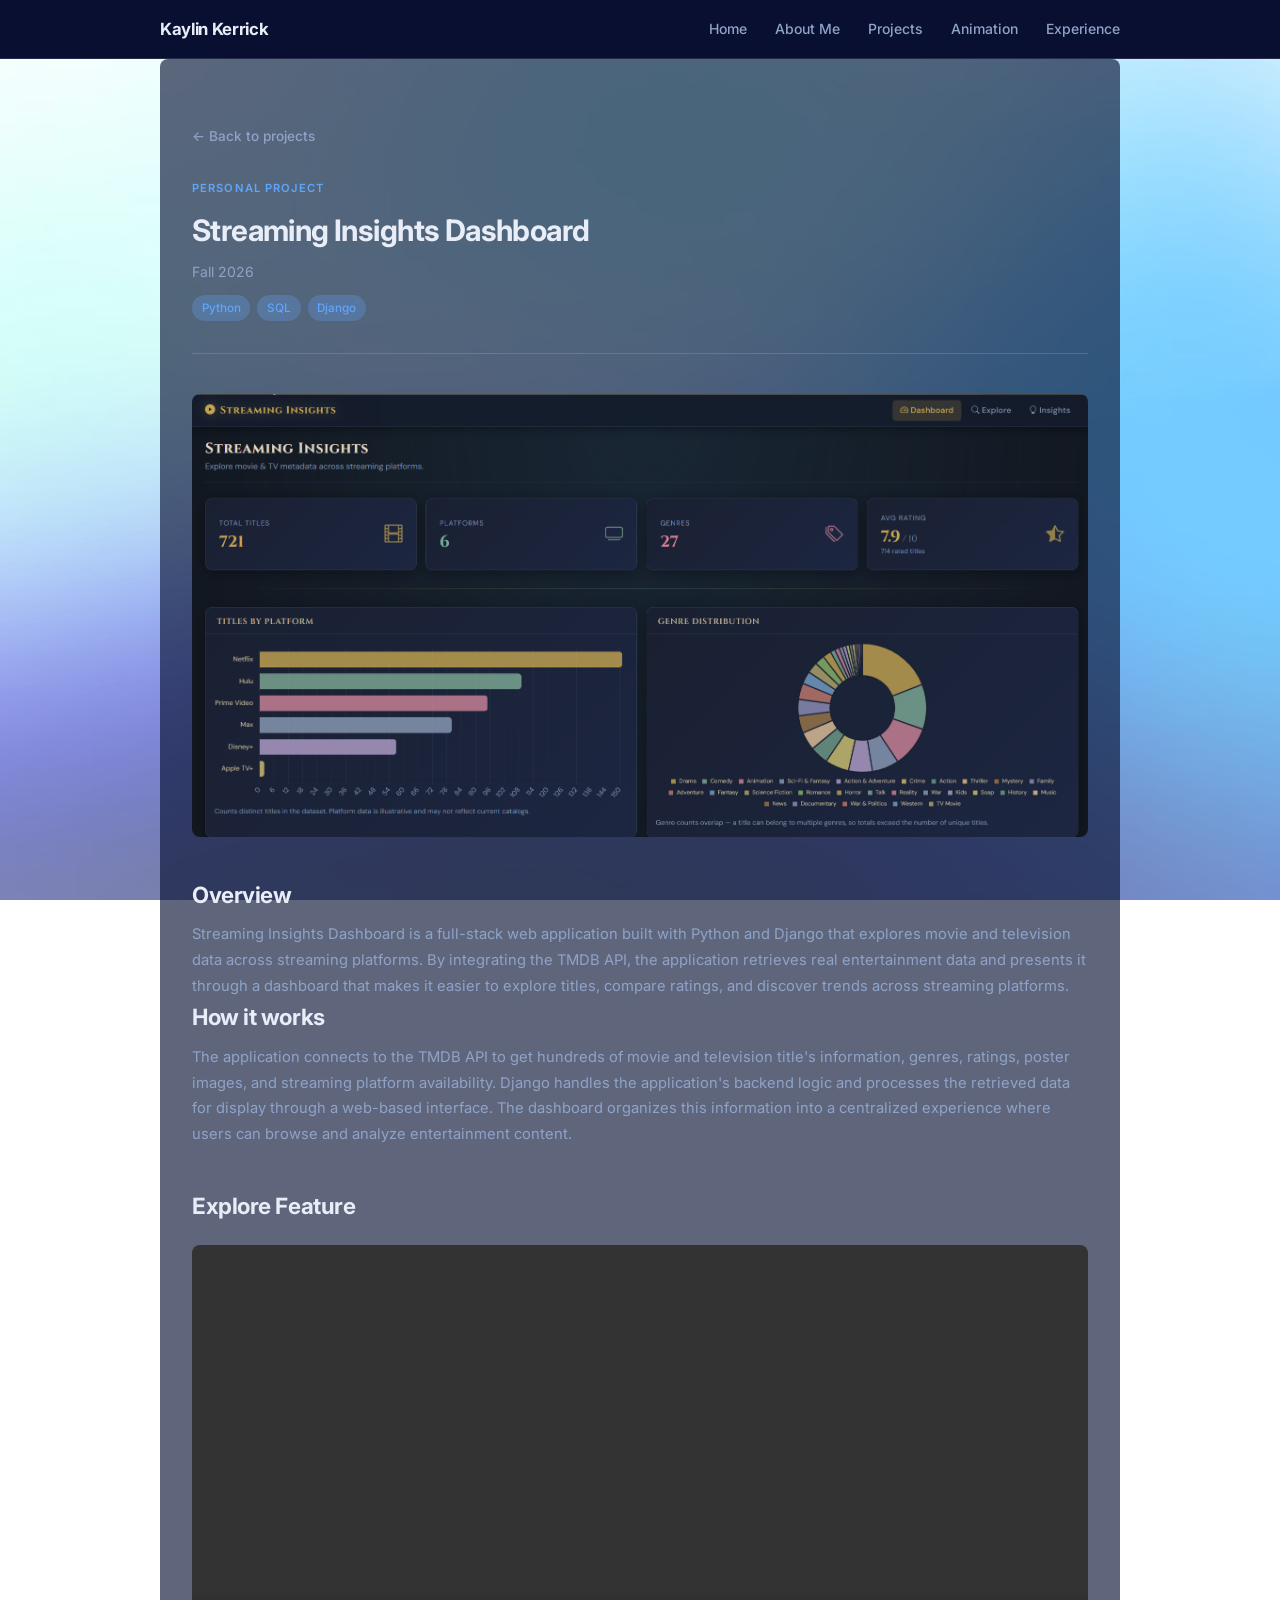
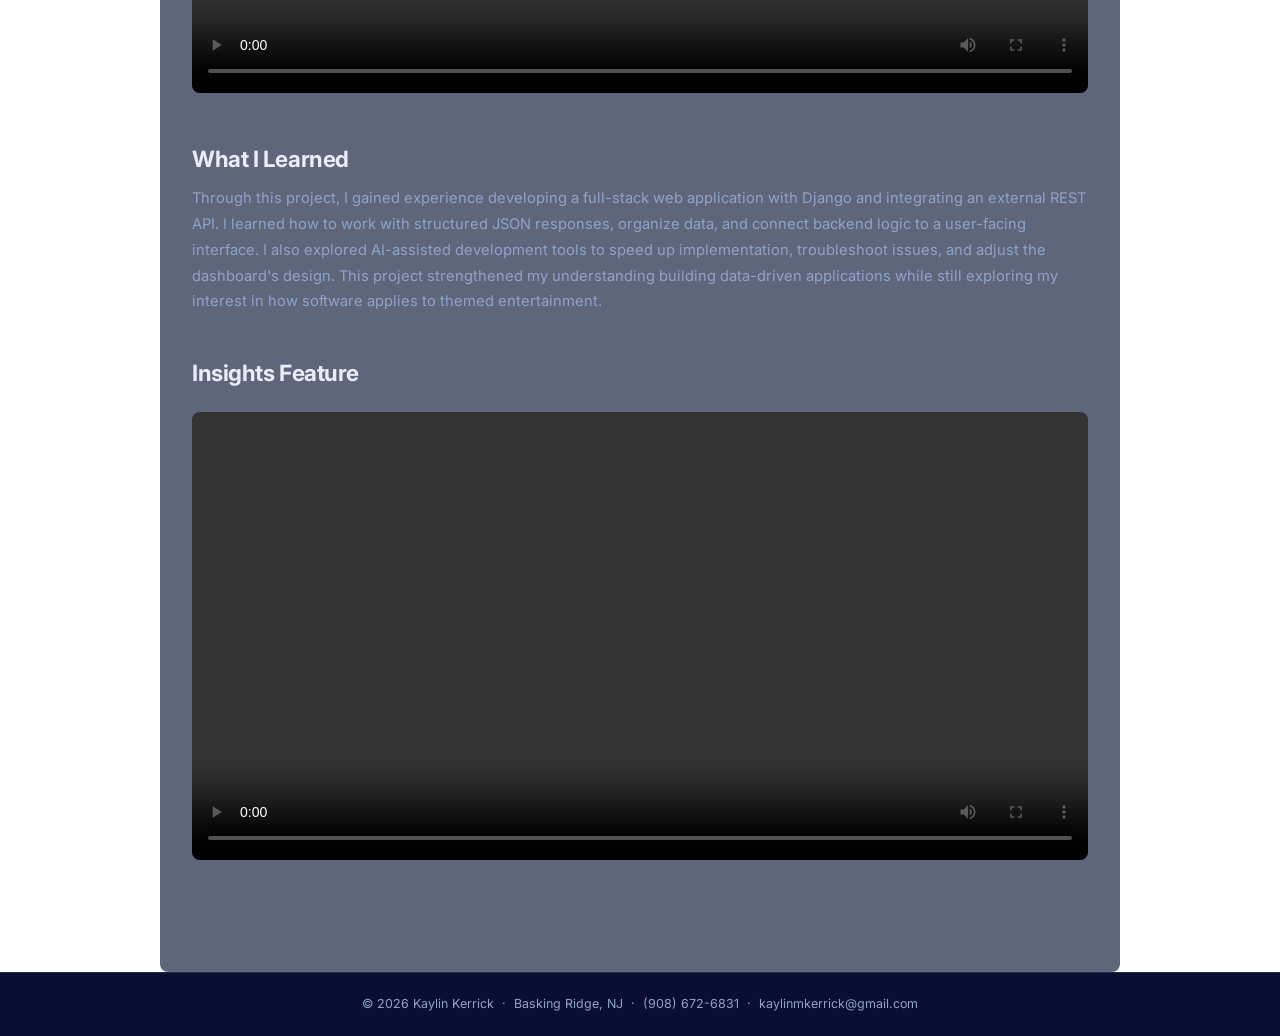
<file: streaming-dashboard.html>
<!DOCTYPE html>
<html lang="en">
<head>
  <meta charset="UTF-8" />
  <meta name="viewport" content="width=device-width, initial-scale=1.0" />
  <title>Streaming Insights Dashboard — Kaylin Kerrick</title>
  <link rel="stylesheet" href="style.css" />
</head>
<body class="inner-page">

  <div class="page-bg"></div>

  <nav>
    <div class="nav-inner">
      <a class="nav-logo" href="index.html">Kaylin Kerrick</a>
      <ul class="nav-links">
        <li><a href="index.html">Home</a></li>
        <li><a href="about.html">About Me</a></li>
        <li><a href="projects.html">Projects</a></li>
        <li><a href="animation.html">Animation</a></li>
        <li><a href="experience.html">Experience</a></li>
      </ul>
    </div>
  </nav>

  <main>
    <a class="back-link" href="projects.html">← Back to projects</a>

    <div class="page-header">
      <p class="page-tag">Personal Project</p>
      <h1>Streaming Insights Dashboard</h1>
      <p class="meta">Fall 2026</p>
      <div class="tags">
        <span class="tag">Python</span>
        <span class="tag">SQL</span>
        <span class="tag">Django</span>
      </div>
    </div>

    <div class="media-placeholder">
      <img src="images/streaming-dashboard.png" alt="Streaming Insights Dashboard" style="max-width:100%;border-radius:8px;margin-bottom:2.5rem;" />
    </div>

    <div class="content-section">
      <h2>Overview</h2>
      <p>Streaming Insights Dashboard is a full-stack web application built with Python and Django that explores movie and television data across streaming platforms. By integrating the TMDB API, the application retrieves real entertainment data and presents it through a dashboard that makes it easier to explore titles, compare ratings, and discover trends across streaming platforms. </p>

    <div class="content-section">
      <h2>How it works</h2>
      <p>The application connects to the TMDB API to get hundreds of movie and television title's information, genres, ratings, poster images, and streaming platform availability. Django handles the application's backend logic and processes the retrieved data for display through a web-based interface. The dashboard organizes this information into a centralized experience where users can browse and analyze entertainment content.</p>
    </div>

    <div class="content-section">
      <h2>Explore Feature</h2>
      <video controls style="width:100%;border-radius:8px;margin-top:0.75rem;">
        <source src="images/explore-streaming.mp4" type="video/mp4" />
      </video>
    </div>

    <div class="content-section">
      <h2>What I Learned</h2>
      <p>Through this project, I gained experience developing a full-stack web application with Django and integrating an external REST API. I learned how to work with structured JSON responses, organize data, and connect backend logic to a user-facing interface. I also explored AI-assisted development tools to speed up implementation, troubleshoot issues, and adjust the dashboard's design. This project strengthened my understanding building data-driven applications while still exploring my interest in how software applies to themed entertainment.</p>
    </div>

    <div class="content-section">
      <h2>Insights Feature</h2>
      <video controls style="width:100%;border-radius:8px;margin-top:0.75rem;">
        <source src="images/insights-streaming.mp4" type="video/mp4" />
      </video>
    </div>
  </main>

  <footer>
    &copy; 2026 Kaylin Kerrick &nbsp;&middot;&nbsp; Basking Ridge, NJ &nbsp;&middot;&nbsp;
    <a href="tel:9086726831">(908) 672-6831</a> &nbsp;&middot;&nbsp;
    <a href="mailto:kaylinmkerrick@gmail.com">kaylinmkerrick@gmail.com</a>
  </footer>

  <script src="script.js"></script>
</body>
</html>
</file>
<file: style.css>
@import url('https://fonts.googleapis.com/css2?family=Inter:wght@400;500;600;700&display=swap');

* {
  margin: 0;
  padding: 0;
  box-sizing: border-box;
}

html {
  scroll-behavior: smooth;
}

:root {
  --bg: #ffffff;
  --bg-subtle: #f7f7f7;
  --text: #111111;
  --text-muted: #666666;
  --accent: #60a5fa;
  --accent-light: #dbeafe;
  --border: #e5e5e5;
  --radius: 8px;
  --max-width: 960px;
}

body {
  font-family: 'Inter', sans-serif;
  background: var(--bg);
  color: var(--text);
  line-height: 1.6;
  min-height: 100vh;
  display: flex;
  flex-direction: column;
}

/* ── Nav ──────────────────────────────────────────── */
nav {
  border-bottom: 1px solid rgba(255, 255, 255, 0.12);
  padding: 0 2rem;
  position: sticky;
  top: 0;
  background: #080f30;
  backdrop-filter: blur(8px);
  z-index: 100;
}

.nav-inner {
  max-width: var(--max-width);
  margin: 0 auto;
  display: flex;
  align-items: center;
  justify-content: space-between;
  height: 58px;
}

.nav-logo {
  text-decoration: none;
  display: flex;
  align-items: center;
  font-size: 1.05rem;
  font-weight: 700;
  letter-spacing: -0.02em;
  color: #e8edf8;
  transition: color 0.18s;
}

.nav-logo:hover {
  color: var(--accent);
}

.nav-links {
  display: flex;
  gap: 1.75rem;
  list-style: none;
}

.nav-links a {
  color: #8fa3c8;
  text-decoration: none;
  font-size: 0.875rem;
  font-weight: 500;
  transition: color 0.18s;
}

.nav-links a:hover,
.nav-links a.active {
  color: #e8edf8;
}

.nav-links a.active {
  border-bottom: 2px solid var(--accent);
  padding-bottom: 2px;
}

/* ── Main ─────────────────────────────────────────── */
main {
  max-width: var(--max-width);
  margin: 0 auto;
  padding: 4rem 2rem;
  flex: 1;
}

/* ── Home landing ─────────────────────────────────── */
.home-hero {
  text-align: center;
  padding: 5rem 0 4rem;
}

.home-hero h1 {
  font-size: 2.6rem;
  font-weight: 700;
  letter-spacing: -0.03em;
  margin-bottom: 0.75rem;
}

.home-hero .home-subtitle {
  font-size: 1.05rem;
  color: var(--text-muted);
  max-width: 480px;
  margin: 0 auto 2.5rem;
  line-height: 1.65;
}

/* ── Hero (About page) ────────────────────────────── */
.hero {
  display: flex;
  align-items: center;
  gap: 3rem;
  margin-bottom: 4rem;
}

.hero-photo {
  flex-shrink: 0;
  width: 200px;
  height: auto;
  border-radius: var(--radius);
  display: block;
}

.hero-photo-placeholder {
  flex-shrink: 0;
  width: 200px;
  background: var(--bg-subtle);
  border: 2px dashed var(--border);
  border-radius: var(--radius);
  display: flex;
  align-items: center;
  justify-content: center;
  color: var(--text-muted);
  font-size: 0.78rem;
  text-align: center;
  padding: 1rem;
  aspect-ratio: 3 / 4;
}

.hero-text h1 {
  font-size: 2rem;
  font-weight: 700;
  letter-spacing: -0.02em;
  margin-bottom: 0.35rem;
}

.hero-text .tagline {
  font-size: 1rem;
  color: var(--text-muted);
  margin-bottom: 1.25rem;
}

.social-links {
  display: flex;
  flex-wrap: wrap;
  gap: 0.6rem;
}

.social-links a {
  color: var(--text-muted);
  text-decoration: none;
  font-size: 0.825rem;
  font-weight: 500;
  padding: 0.3rem 0.75rem;
  border: 1px solid var(--border);
  border-radius: 99px;
  transition: border-color 0.18s, color 0.18s;
}

.social-links a:hover {
  border-color: var(--accent);
  color: var(--accent);
}

/* ── Section label ────────────────────────────────── */
.section-label {
  font-size: 0.7rem;
  font-weight: 600;
  text-transform: uppercase;
  letter-spacing: 0.12em;
  color: var(--text-muted);
  margin-bottom: 1.25rem;
}

/* ── Project cards (home) ─────────────────────────── */
.cards {
  display: grid;
  grid-template-columns: repeat(2, 1fr);
  gap: 1.1rem;
}

.card {
  border: 1px solid var(--border);
  border-radius: var(--radius);
  padding: 1.5rem;
  text-decoration: none;
  color: var(--text);
  transition: border-color 0.22s, box-shadow 0.22s, transform 0.22s;
  display: block;
}

.card:hover {
  border-color: var(--accent);
  box-shadow: 0 4px 20px rgba(96, 165, 250, 0.1);
  transform: translateY(-3px);
}

.card-tag {
  font-size: 0.7rem;
  font-weight: 600;
  text-transform: uppercase;
  letter-spacing: 0.09em;
  color: var(--accent);
  margin-bottom: 0.5rem;
}

.card h2 {
  font-size: 1rem;
  font-weight: 600;
  margin-bottom: 0.35rem;
  letter-spacing: -0.01em;
}

.card p {
  font-size: 0.85rem;
  color: var(--text-muted);
  line-height: 1.55;
}

.card-arrow {
  margin-top: 1rem;
  font-size: 0.8rem;
  color: var(--accent);
  font-weight: 500;
}

/* ── Project page header ──────────────────────────── */
.back-link {
  display: inline-flex;
  align-items: center;
  gap: 0.35rem;
  color: var(--text-muted);
  text-decoration: none;
  font-size: 0.85rem;
  font-weight: 500;
  margin-bottom: 2rem;
  transition: color 0.18s;
}

.back-link:hover {
  color: var(--accent);
}

.page-header {
  margin-bottom: 2.5rem;
  padding-bottom: 2rem;
  border-bottom: 1px solid var(--border);
}

.page-header .page-tag {
  font-size: 0.7rem;
  font-weight: 600;
  text-transform: uppercase;
  letter-spacing: 0.1em;
  color: var(--accent);
  margin-bottom: 0.6rem;
}

.page-header h1 {
  font-size: 1.85rem;
  font-weight: 700;
  letter-spacing: -0.02em;
  margin-bottom: 0.4rem;
}

.page-header .meta {
  font-size: 0.875rem;
  color: var(--text-muted);
}

/* ── Tags ─────────────────────────────────────────── */
.tags {
  display: flex;
  flex-wrap: wrap;
  gap: 0.45rem;
  margin-top: 0.75rem;
}

.tag {
  font-size: 0.73rem;
  padding: 0.22rem 0.6rem;
  background: var(--accent-light);
  color: var(--accent);
  border-radius: 99px;
  font-weight: 500;
}

/* ── Content sections ─────────────────────────────── */
.content-section {
  margin-bottom: 2.5rem;
}

.content-section h2 {
  font-size: 1.4rem;
  font-weight: 700;
  margin-bottom: 0.6rem;
  letter-spacing: -0.02em;
}

.content-section p {
  color: var(--text-muted);
  font-size: 0.92rem;
  line-height: 1.75;
}

.content-section p + p {
  margin-top: 0.75rem;
}

/* ── Hero portrait image (scaled down, proportional) ─ */
.hero-banner,
.hero-banner.media-placeholder:has(img) {
  display: flex;
  justify-content: center;
  margin-bottom: 2.5rem;
  border: none;
  background: none;
  padding: 0;
}

.hero-banner img {
  width: auto;
  max-width: 340px;
  height: auto;
  border-radius: var(--radius);
  display: block;
}

/* ── Featured image (larger, centered, above a grid) ─ */
.img-featured {
  display: flex;
  justify-content: center;
  margin-bottom: 1rem;
}

.img-featured img {
  width: auto;
  max-width: 520px;
  height: auto;
  border-radius: var(--radius);
  display: block;
}

/* ── Two-item centered grid ───────────────────────── */
.img-grid.cols-2-centered {
  display: flex;
  justify-content: center;
  gap: 1rem;
}

.img-grid.cols-2-centered .media-placeholder {
  flex: 0 1 340px;
}

/* ── Images inside grids / placeholders ───────────── */
.img-grid img,
.media-placeholder img {
  width: 100%;
  height: auto;
  aspect-ratio: unset;
  object-fit: unset;
  border-radius: var(--radius);
  display: block;
}

/* Strip the dashed-box look when a placeholder holds a real image or video */
.media-placeholder:has(img),
.media-placeholder:has(iframe),
.section-photo:has(img),
.hero-photo-placeholder:has(img) {
  border: none;
  background: none;
  padding: 0;
  aspect-ratio: unset;
  display: block;
}

.media-placeholder:has(img) > span,
.media-placeholder:has(iframe) > span,
.section-photo:has(img) > span {
  display: none;
}

/* Images inside section-photo containers */
.section-photo img {
  width: 100%;
  height: auto;
  aspect-ratio: unset;
  object-fit: unset;
  border-radius: var(--radius);
  display: block;
}

/* ── Image / video placeholder ────────────────────── */
.media-placeholder {
  width: 100%;
  aspect-ratio: 16 / 9;
  background: var(--bg-subtle);
  border: 2px dashed var(--border);
  border-radius: var(--radius);
  display: flex;
  flex-direction: column;
  align-items: center;
  justify-content: center;
  color: var(--text-muted);
  font-size: 0.83rem;
  gap: 0.35rem;
  margin-bottom: 2.5rem;
}

.media-placeholder span {
  font-size: 1.5rem;
}

.img-grid {
  display: grid;
  grid-template-columns: repeat(2, 1fr);
  gap: 1rem;
  margin-bottom: 2.5rem;
  align-items: start;
}

.img-grid .media-placeholder {
  margin-bottom: 0;
}

/* ── Info list (academics) ────────────────────────── */
.section-with-photo {
  display: grid;
  grid-template-columns: 1fr 220px;
  gap: 2rem;
  align-items: start;
}

.info-list {
  display: grid;
  grid-template-columns: auto 1fr;
  gap: 0.55rem 1.25rem;
  font-size: 0.9rem;
}

.info-list dt {
  color: var(--text-muted);
  font-weight: 500;
  white-space: nowrap;
}

.info-list dd {
  color: var(--text);
  font-weight: 500;
}

/* ── Involvement block (Chi Omega, etc.) ──────────── */
.involvement-block.reversed {
  grid-template-columns: 220px 1fr;
}

.involvement-block {
  display: grid;
  grid-template-columns: 1fr 220px;
  gap: 2rem;
  align-items: start;
  padding-bottom: 2rem;
  border-bottom: 1px solid var(--border);
  margin-bottom: 2rem;
}

.involvement-block:last-child {
  border-bottom: none;
  margin-bottom: 0;
  padding-bottom: 0;
}

.involvement-block h3 {
  font-size: 1rem;
  font-weight: 600;
  margin-bottom: 0.25rem;
  letter-spacing: -0.01em;
}

.involvement-block .role {
  font-size: 0.83rem;
  color: var(--accent);
  font-weight: 500;
  margin-bottom: 0.55rem;
}

.involvement-block p {
  font-size: 0.875rem;
  color: var(--text-muted);
  line-height: 1.65;
}

/* ── Section photo placeholder ────────────────────── */
.section-photo {
  width: 100%;
  aspect-ratio: 3 / 4;
  background: var(--bg-subtle);
  border: 2px dashed var(--border);
  border-radius: var(--radius);
  display: flex;
  flex-direction: column;
  align-items: center;
  justify-content: center;
  color: var(--text-muted);
  font-size: 0.78rem;
  gap: 0.3rem;
  text-align: center;
  padding: 0.75rem;
}

.section-photo span {
  font-size: 1.25rem;
}

.section-photos-row {
  display: grid;
  grid-template-columns: repeat(2, 1fr);
  gap: 0.75rem;
  margin-top: 1.25rem;
}

@media (max-width: 640px) {
  .section-with-photo,
  .involvement-block {
    grid-template-columns: 1fr;
  }

  .section-photo {
    aspect-ratio: 16 / 9;
  }

  .section-photos-row {
    grid-template-columns: repeat(2, 1fr);
  }
}

/* ── Process steps (animation page) ──────────────── */
.process-steps {
  display: flex;
  flex-direction: column;
  gap: 0;
  margin-top: 0.5rem;
}

.process-step {
  padding: 2rem 0;
  border-bottom: 1px solid var(--border);
}

.process-step:last-child {
  border-bottom: none;
}

.process-step-title {
  display: flex;
  align-items: center;
  gap: 0.65rem;
  font-size: 0.95rem;
  font-weight: 600;
  letter-spacing: -0.01em;
  margin-bottom: 0.5rem;
}

.step-num {
  font-size: 0.68rem;
  font-weight: 700;
  color: var(--accent);
  background: var(--accent-light);
  border-radius: 99px;
  padding: 0.15rem 0.55rem;
  letter-spacing: 0.06em;
}

.process-step p {
  font-size: 0.875rem;
  color: var(--text-muted);
  line-height: 1.65;
  margin-bottom: 1.25rem;
}

.img-grid.cols-1 {
  grid-template-columns: 1fr;
  max-width: 520px;
}

.img-grid.cols-3 {
  grid-template-columns: repeat(3, 1fr);
}

.img-grid.cols-5 {
  grid-template-columns: repeat(3, 1fr);
}

@media (max-width: 640px) {
  .img-grid.cols-3,
  .img-grid.cols-5 {
    grid-template-columns: repeat(2, 1fr);
  }
}

/* ── Work experience ──────────────────────────────── */
.experience-list {
  display: flex;
  flex-direction: column;
}

.experience-item {
  display: grid;
  grid-template-columns: 130px 1fr;
  gap: 2rem;
  padding: 2rem 0;
  border-bottom: 1px solid var(--border);
}

.experience-item:first-child {
  padding-top: 0;
}

.experience-item:last-child {
  border-bottom: none;
}

.experience-date {
  font-size: 0.8rem;
  color: var(--text-muted);
  padding-top: 0.15rem;
  line-height: 1.5;
}

.experience-body h3 {
  font-size: 1rem;
  font-weight: 600;
  margin-bottom: 0.2rem;
  letter-spacing: -0.01em;
}

.experience-body .company {
  font-size: 0.875rem;
  color: var(--accent);
  font-weight: 500;
  margin-bottom: 0.6rem;
}

.experience-body p {
  font-size: 0.875rem;
  color: var(--text-muted);
  line-height: 1.65;
}

/* ── Location sub-heading (disney page, etc.) ─────── */
.location-heading {
  display: flex;
  align-items: center;
  gap: 0.6rem;
  font-size: 0.9rem;
  font-weight: 600;
  color: var(--text);
  margin: 1.75rem 0 1rem;
  letter-spacing: -0.01em;
}

.location-heading::before {
  content: '';
  display: inline-block;
  width: 10px;
  height: 10px;
  border-radius: 50%;
  background: var(--accent);
  flex-shrink: 0;
}

/* ── Inline PDF embed ─────────────────────────────── */
.pdf-embed {
  display: block;
  width: 100%;
  height: 780px;
  border: 1px solid var(--border);
  border-radius: var(--radius);
  margin-top: 0.75rem;
}

/* ── Essay block ──────────────────────────────────── */
.essay-block {
  background: var(--bg-subtle);
  border-left: 3px solid var(--accent);
  border-radius: 0 var(--radius) var(--radius) 0;
  padding: 1.5rem 1.75rem;
  margin-top: 0.75rem;
}

.essay-block p {
  font-size: 0.9rem;
  color: var(--text-muted);
  line-height: 1.8;
}

.essay-block p + p {
  margin-top: 1em;
}

/* ── Explore more link (experience items) ─────────── */
.explore-link {
  display: inline-flex;
  align-items: center;
  gap: 0.3rem;
  margin-top: 0.9rem;
  font-size: 0.825rem;
  font-weight: 600;
  color: var(--accent);
  text-decoration: none;
  transition: gap 0.18s;
}

.explore-link:hover {
  gap: 0.55rem;
}

/* ── Footer ───────────────────────────────────────── */
footer {
  border-top: 1px solid var(--border);
  padding: 1.25rem 2rem;
  text-align: center;
  font-size: 0.78rem;
  color: var(--text-muted);
  line-height: 1.8;
}

footer a {
  color: var(--text-muted);
  text-decoration: none;
  transition: color 0.18s;
}

footer a:hover {
  color: var(--accent);
}

/* ── Home page background image ───────────────────── */
.home-bg {
  position: fixed;
  inset: 0;
  z-index: -1;
  background: url('images/osu-campus.webp') center / cover no-repeat;
  opacity: 0.55;
  pointer-events: none;
}

/* ── Inner page background image ──────────────────── */
.page-bg {
  position: fixed;
  inset: 0;
  z-index: -1;
  background: url('images/background.avif') center / cover no-repeat;
  opacity: 0.55;
  pointer-events: none;
}

body.inner-page {
  background: transparent;
}

body.inner-page main {
  background: rgba(10, 20, 55, 0.65);
  border-radius: var(--radius);
  --bg: #0f1f50;
  --bg-subtle: #132258;
  --text: #e8edf8;
  --text-muted: #8fa3c8;
  --border: rgba(255, 255, 255, 0.14);
  --accent-light: rgba(96, 165, 250, 0.28);
  color: #e8edf8;
}

body.inner-page footer {
  background: #080f30;
  color: #8fa3c8;
  border-top-color: rgba(255, 255, 255, 0.12);
}

body.inner-page footer a {
  color: #8fa3c8;
}

body.inner-page footer a:hover {
  color: var(--accent);
}

body.home-page {
  background: transparent;
}

body.home-page .home-hero {
  margin-bottom: 1.5rem;
}

body.home-page main {
  background: rgba(10, 20, 55, 0.65);
  border-radius: var(--radius);
  --bg: #0f1f50;
  --bg-subtle: #132258;
  --text: #e8edf8;
  --text-muted: #8fa3c8;
  --border: rgba(255, 255, 255, 0.14);
  --accent-light: rgba(96, 165, 250, 0.28);
  color: #e8edf8;
}

body.home-page footer {
  background: #080f30;
  color: #8fa3c8;
  border-top-color: rgba(255, 255, 255, 0.12);
}

body.home-page footer a {
  color: #8fa3c8;
}

body.home-page footer a:hover {
  color: var(--accent);
}

.card {
  background: var(--bg);
}

footer {
  background: var(--bg);
}

/* ── Scroll animations ────────────────────────────── */
.animate-up {
  opacity: 0;
  transform: translateY(28px);
  transition: opacity 0.55s cubic-bezier(0.22, 1, 0.36, 1),
              transform 0.55s cubic-bezier(0.22, 1, 0.36, 1);
}

.animate-up.in-view {
  opacity: 1;
  transform: translateY(0);
}

/* ── Responsive ───────────────────────────────────── */
@media (max-width: 640px) {
  .nav-links {
    gap: 1.1rem;
  }

  .hero {
    flex-direction: column;
    align-items: flex-start;
    gap: 1.5rem;
  }

  .cards {
    grid-template-columns: 1fr;
  }

  .experience-item {
    grid-template-columns: 1fr;
    gap: 0.2rem;
  }

  .img-grid {
    grid-template-columns: 1fr;
  }
}
</file>
